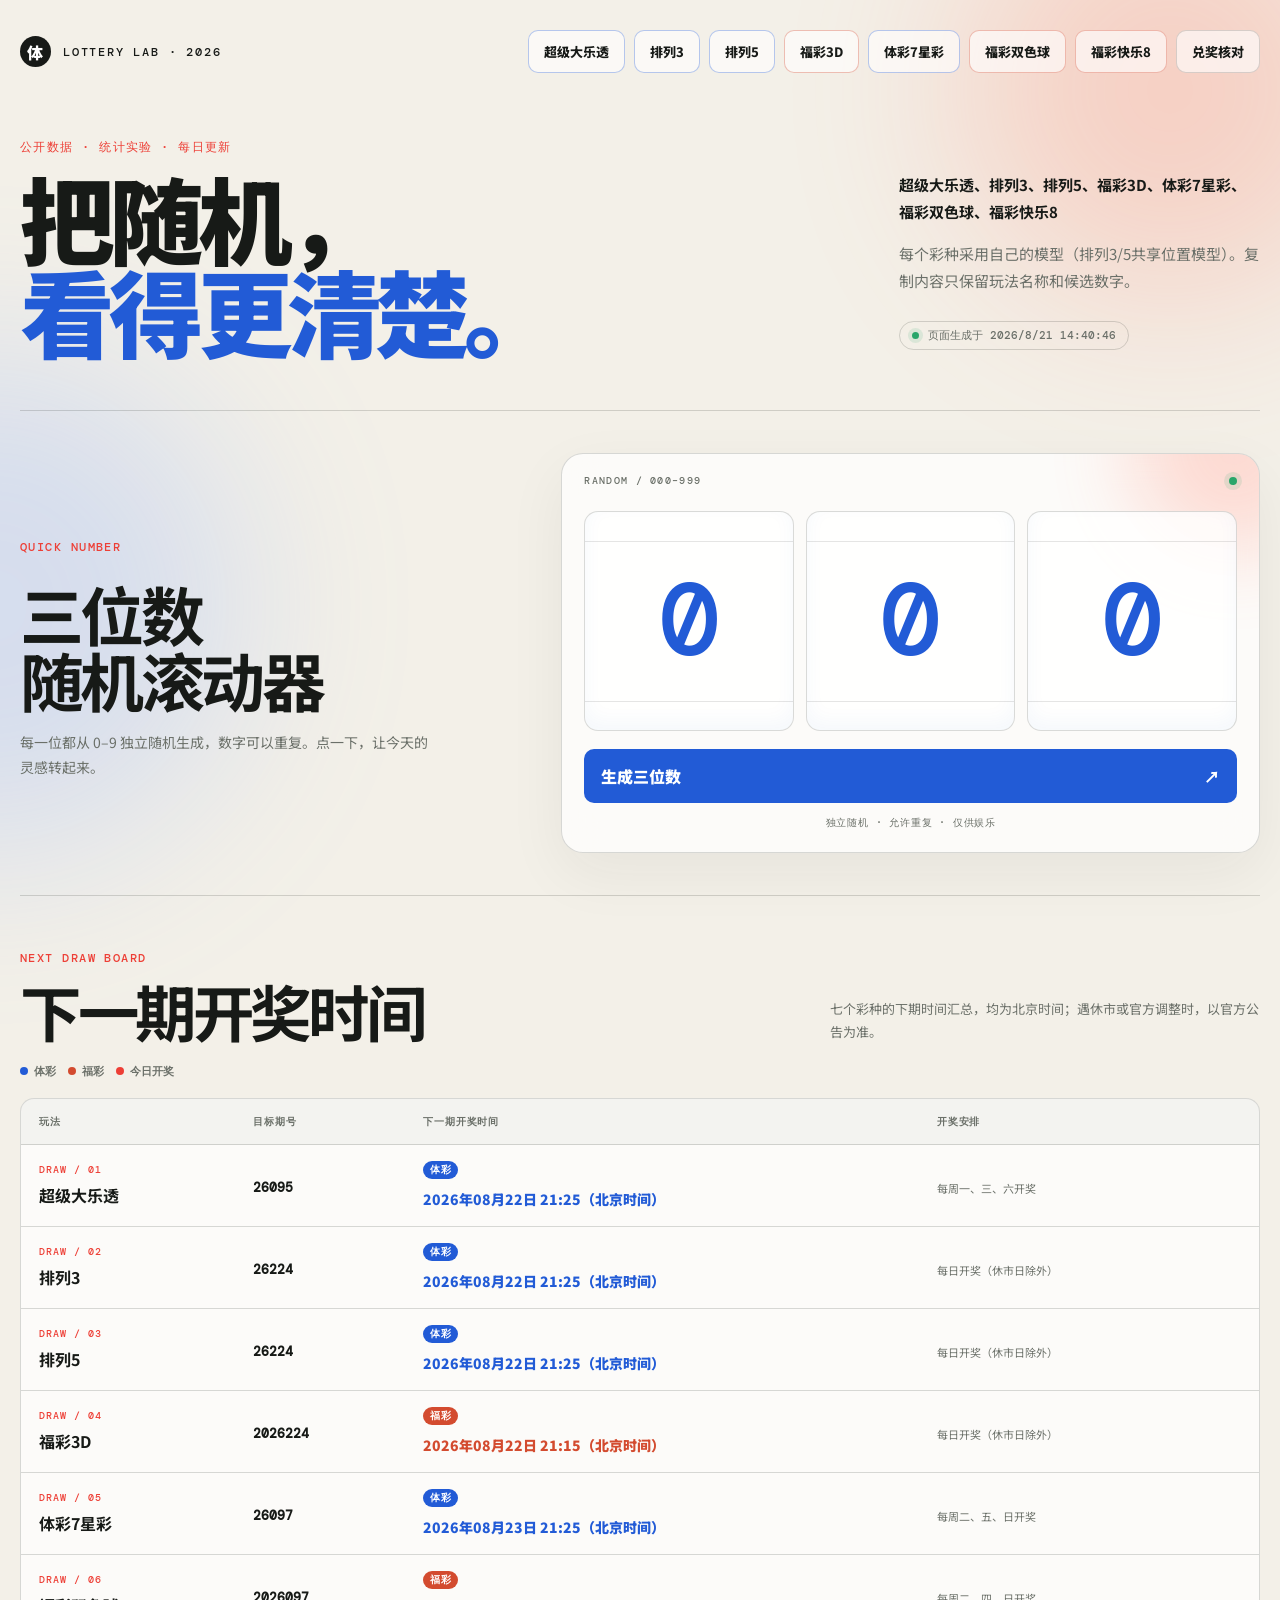
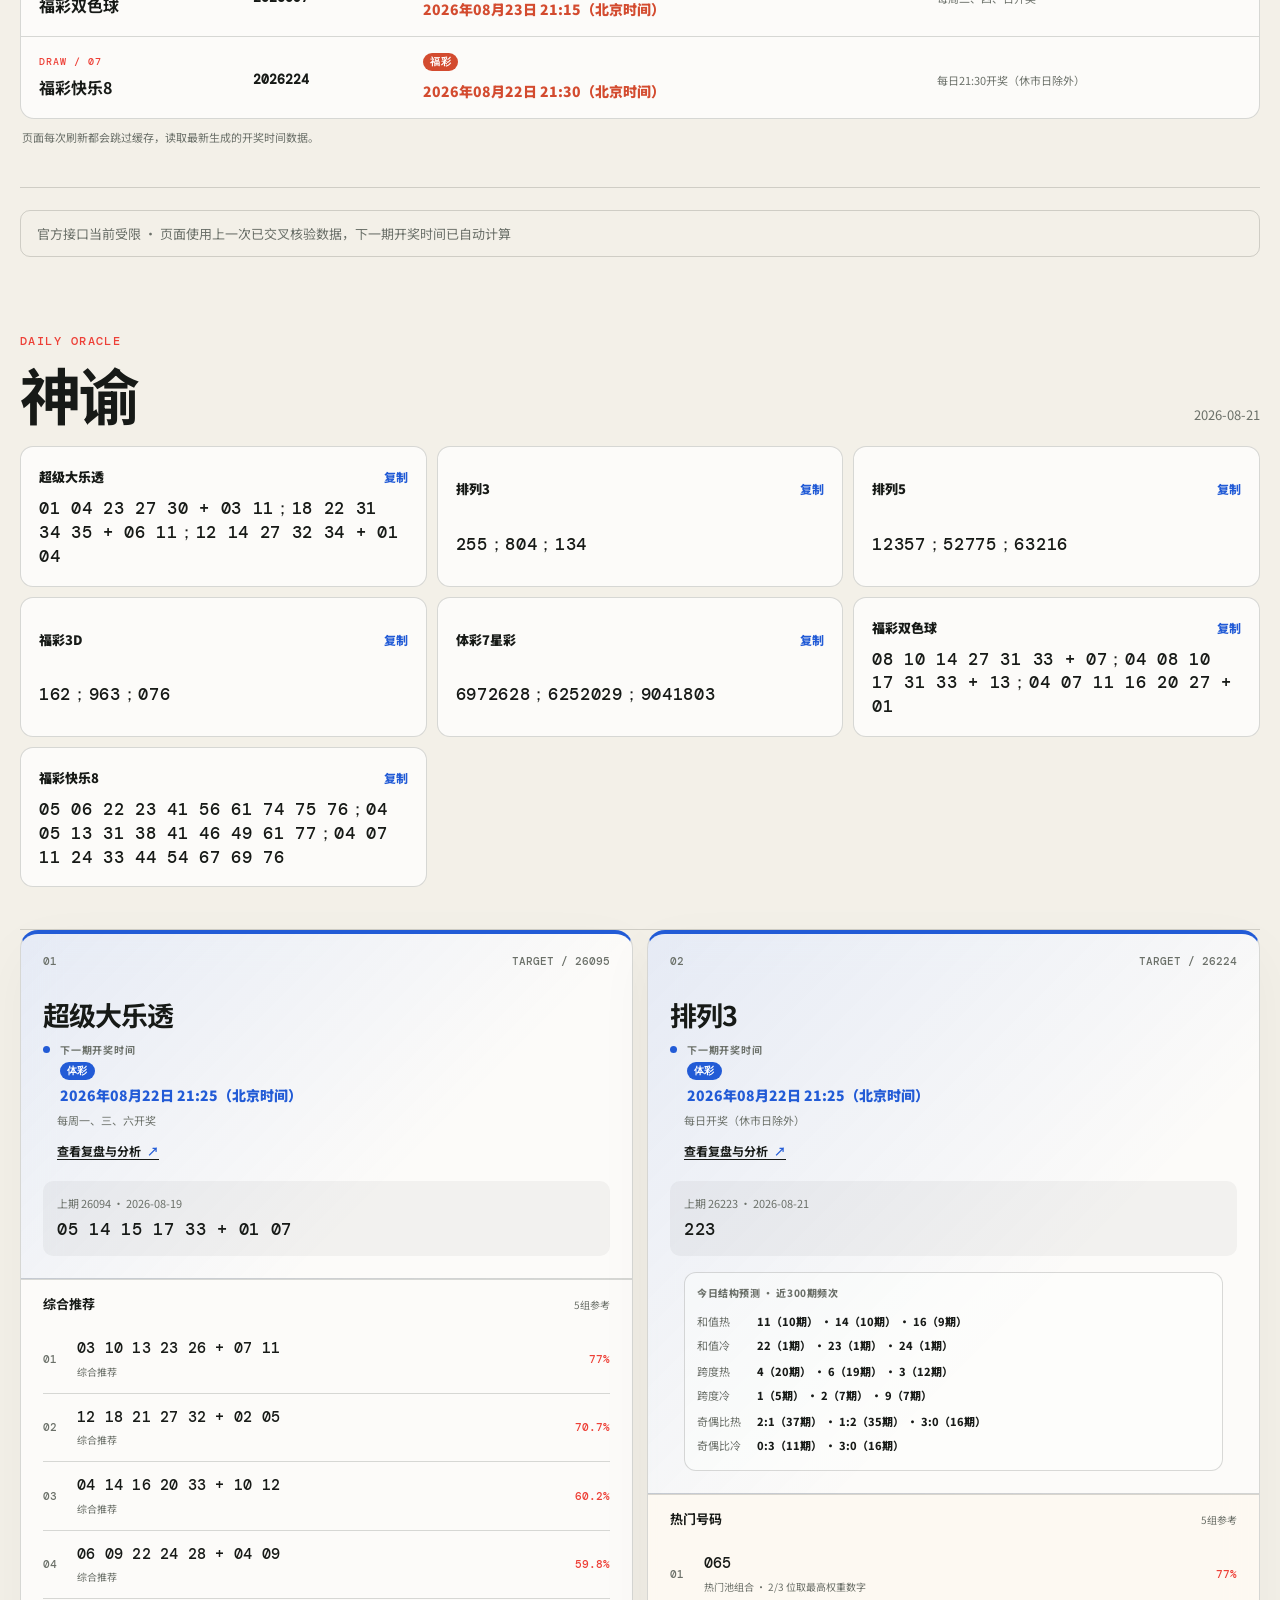
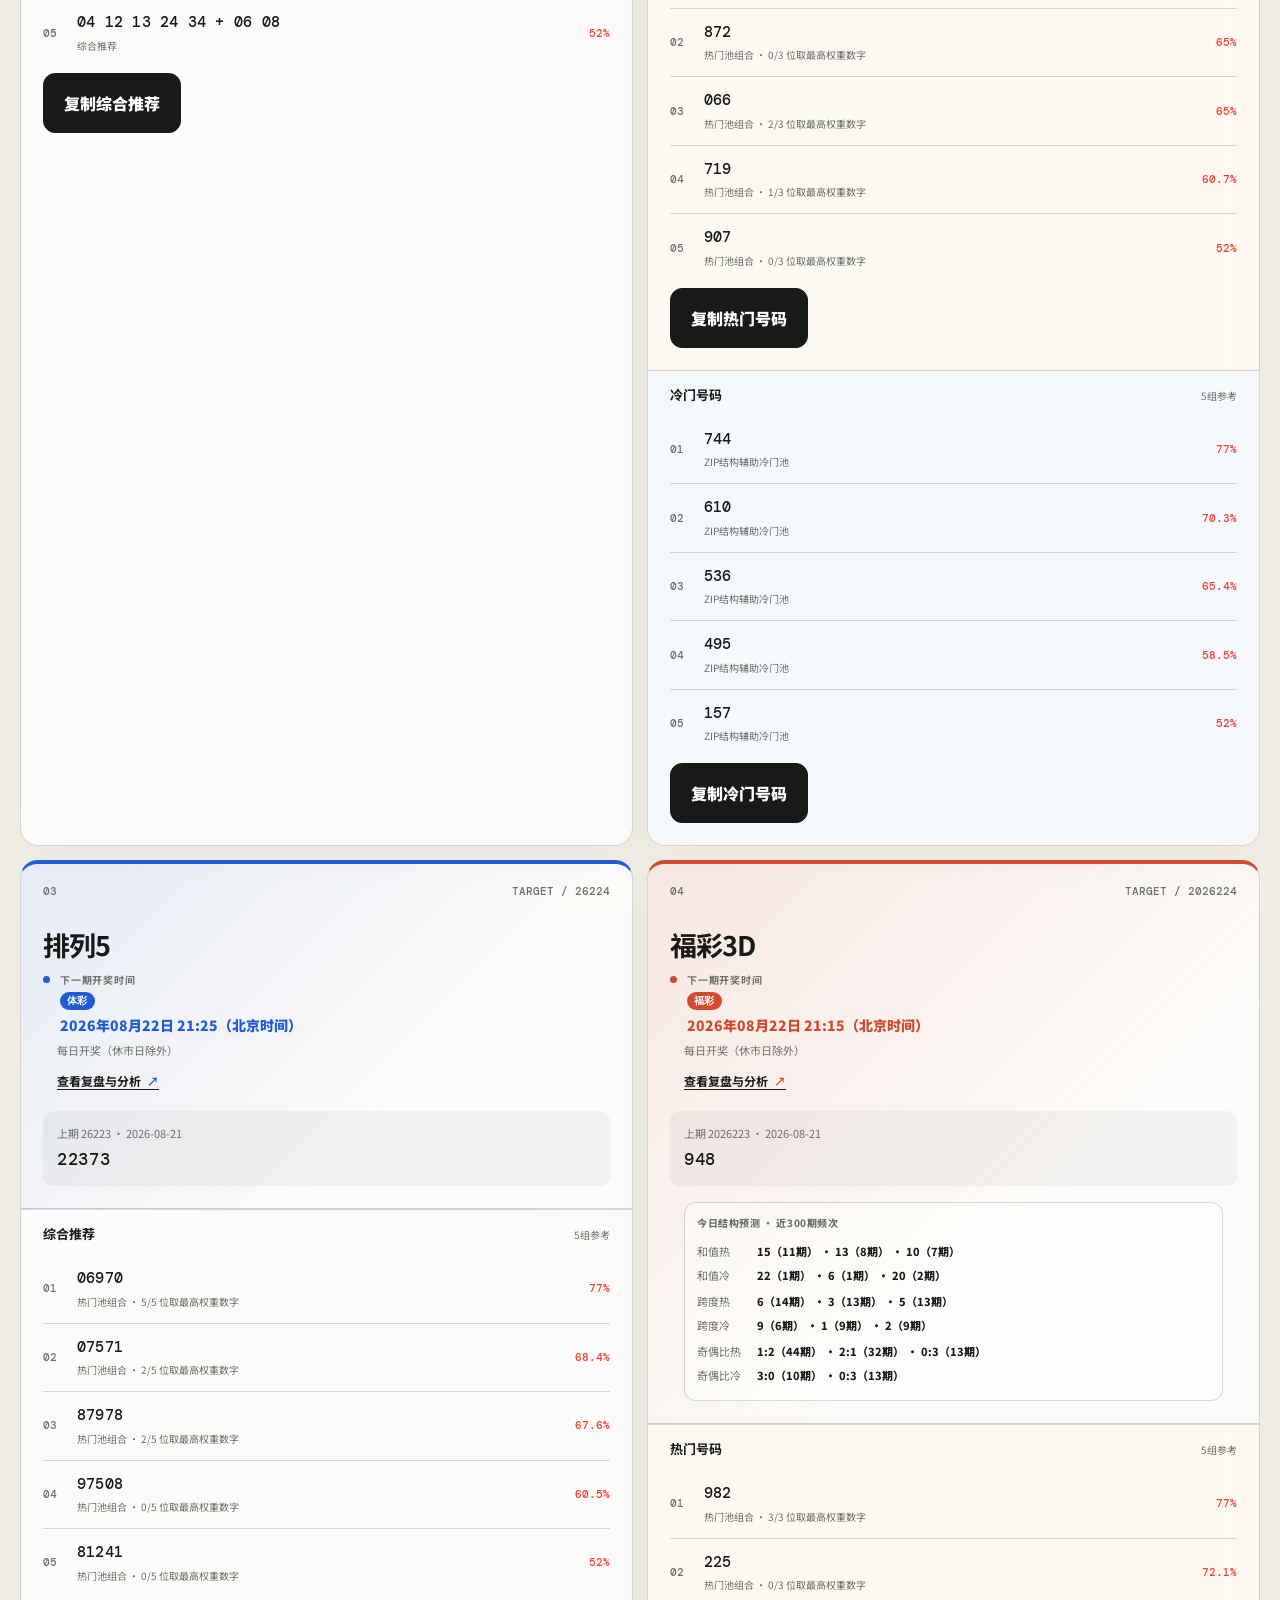
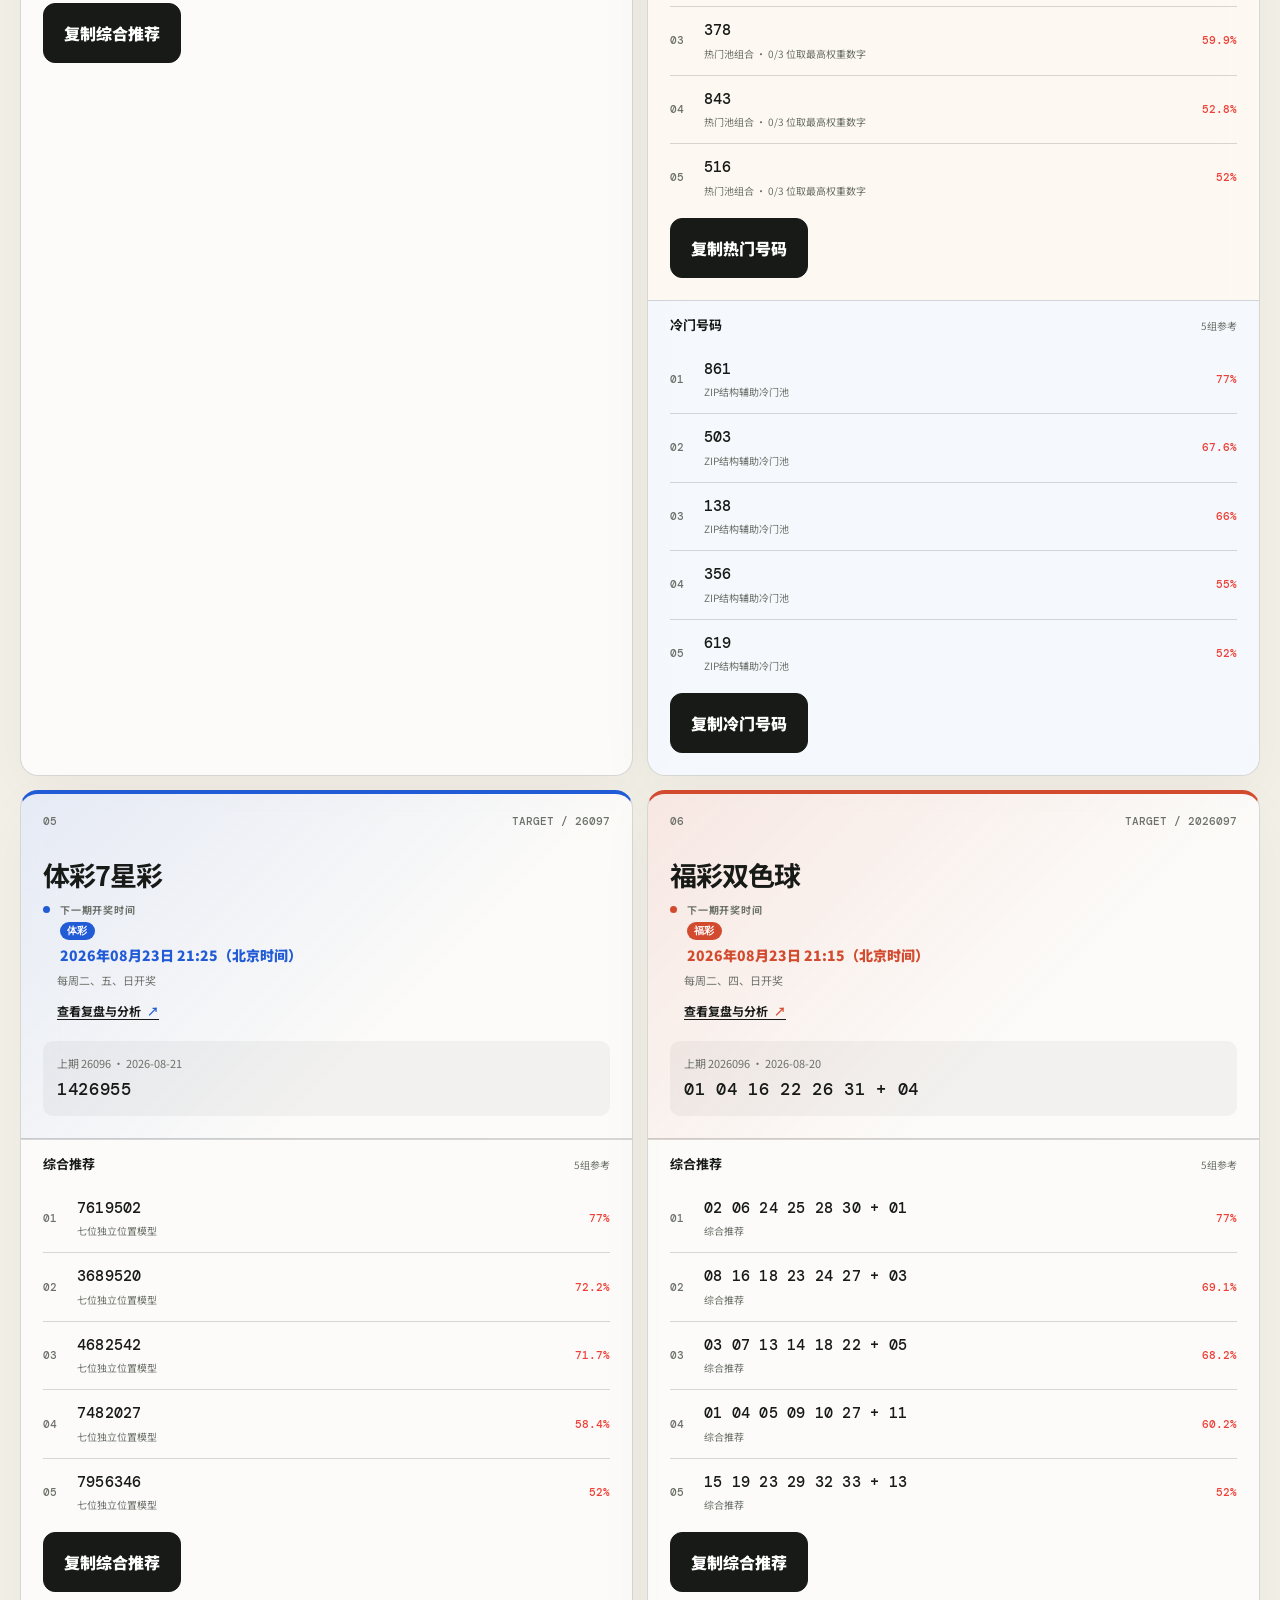
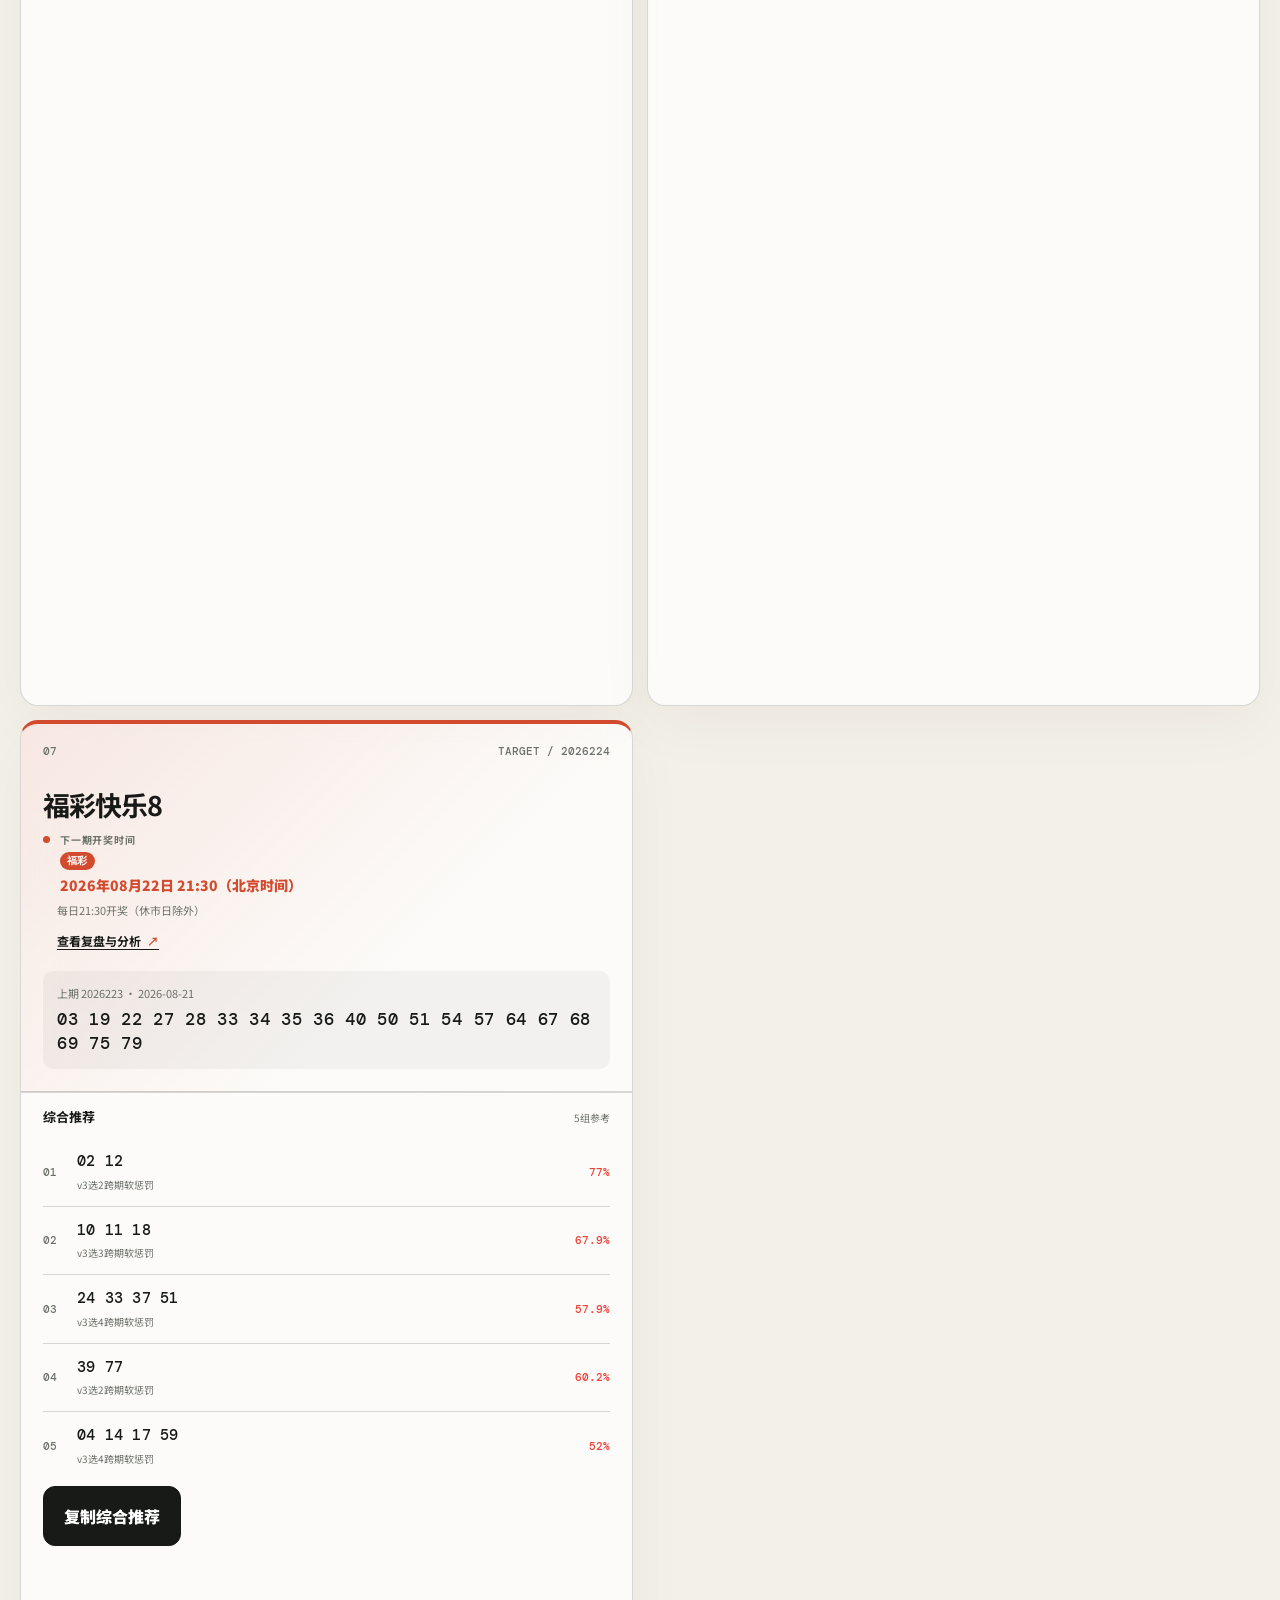
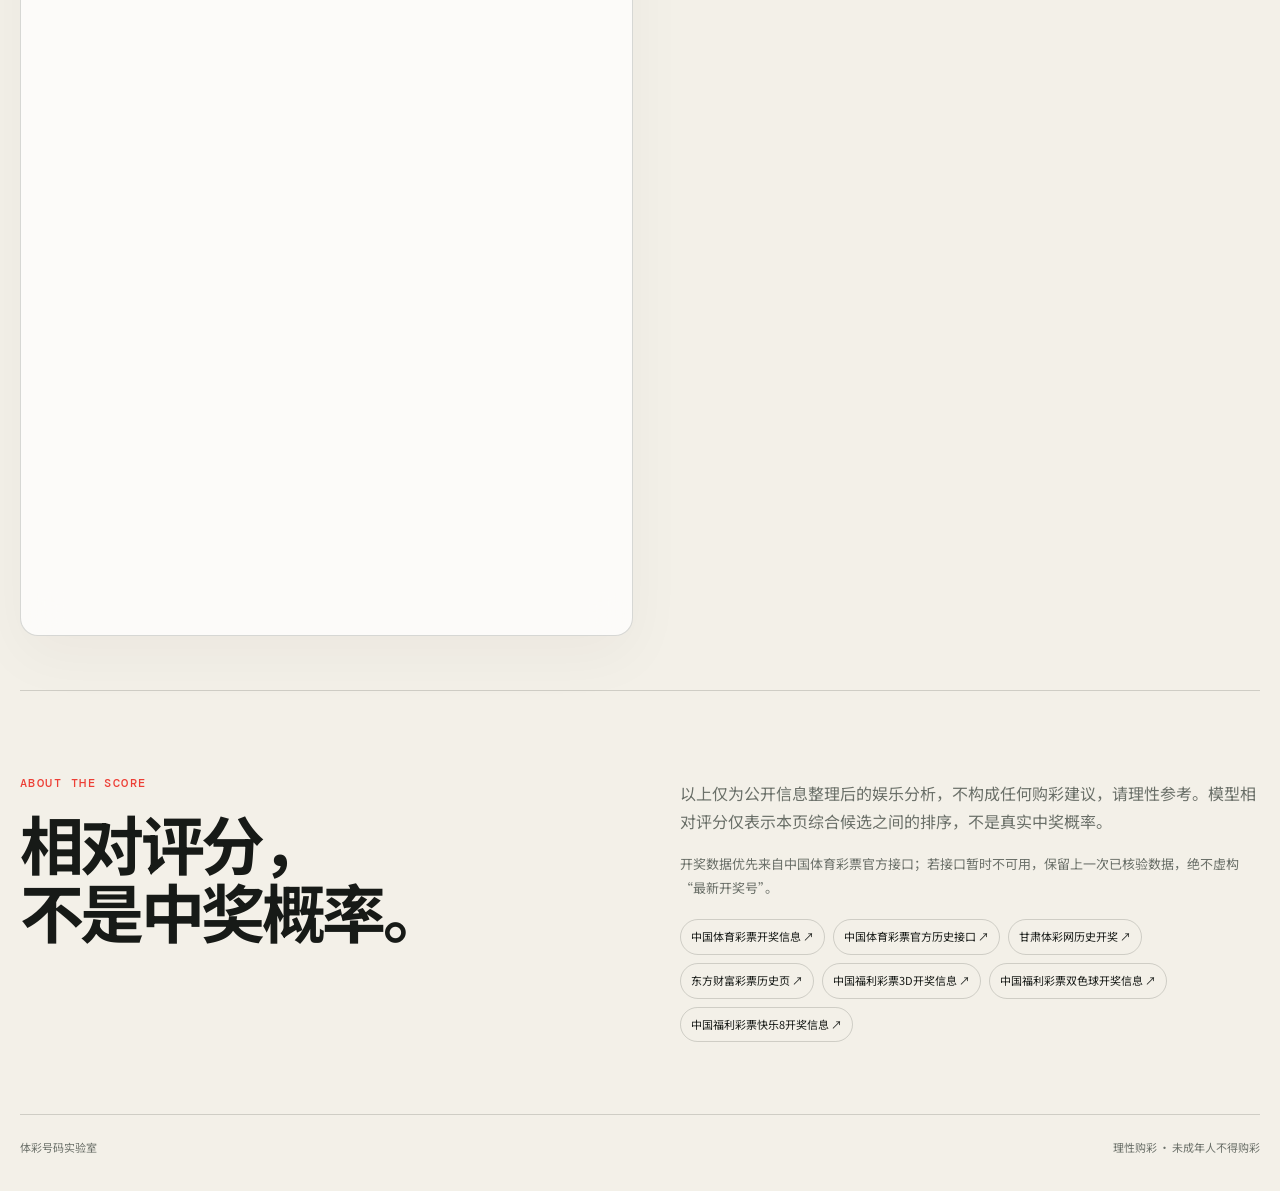
<file: docs/index.html>
<!doctype html>
<html lang="zh-CN">
<head>
  <meta charset="utf-8">
  <meta name="viewport" content="width=device-width, initial-scale=1">
  <meta name="description" content="超级大乐透、排列3、排列5、福彩3D、体彩7星彩、福彩双色球、福彩快乐8公开开奖数据与娱乐候选排序。">
  <title>体彩号码实验室</title>
  <link rel="preconnect" href="https://fonts.googleapis.com">
  <link rel="preconnect" href="https://fonts.gstatic.com" crossorigin>
  <link href="https://fonts.googleapis.com/css2?family=DM+Mono:wght@400;500&family=Noto+Sans+SC:wght@400;500;600;700;900&display=swap" rel="stylesheet">
  <link rel="stylesheet" href="./assets/css/app.css?v=20260726-2">
</head>
<body>
  <div class="ambient ambient-a"></div>
  <div class="ambient ambient-b"></div>
  <main class="shell">
    <header class="hero">
      <div class="hero-top">
        <div class="brand"><span class="brand-mark">体</span><span>LOTTERY LAB · 2026</span></div>
        <nav class="theme-nav" aria-label="玩法导航">
          <a href="./dlt/">超级大乐透</a>
          <a href="./pl3/">排列3</a>
          <a href="./pl5/">排列5</a>
          <a href="./fc3d/">福彩3D</a>
          <a href="./qxc/">体彩7星彩</a>
          <a href="./ssq/">福彩双色球</a>
          <a href="./kl8/">福彩快乐8</a>
          <a href="./check/">兑奖核对</a>
        </nav>
      </div>
      <div class="hero-grid">
        <div>
          <p class="kicker">公开数据 · 统计实验 · 每日更新</p>
          <h1>把随机，<br><em>看得更清楚。</em></h1>
        </div>
        <div class="hero-aside">
          <p>超级大乐透、排列3、排列5、福彩3D、体彩7星彩、福彩双色球、福彩快乐8</p>
          <p>每个彩种采用自己的模型（排列3/5共享位置模型）。复制内容只保留玩法名称和候选数字。</p>
          <div id="generated" class="sync-pill"><span></span>载入数据中</div>
        </div>
      </div>
    </header>

    <section class="number-roller" aria-labelledby="roller-title">
      <div class="roller-copy">
        <p class="section-label">QUICK NUMBER</p>
        <h2 id="roller-title">三位数<br>随机滚动器</h2>
        <p>每一位都从 0–9 独立随机生成，数字可以重复。点一下，让今天的灵感转起来。</p>
      </div>
      <div class="roller-machine">
        <div class="roller-topline">
          <span>RANDOM / 000–999</span>
          <span class="roller-light" aria-hidden="true"></span>
        </div>
        <div class="digit-window" aria-hidden="true">
          <span class="digit" data-digit>0</span>
          <span class="digit" data-digit>0</span>
          <span class="digit" data-digit>0</span>
        </div>
        <p id="roller-result" class="sr-only" aria-live="polite">当前号码：000</p>
        <button id="roll-button" class="roll-button" type="button">
          <span>生成三位数</span><span aria-hidden="true">↗</span>
        </button>
        <p class="roller-note">独立随机 · 允许重复 · 仅供娱乐</p>
      </div>
    </section>

    <section class="draw-board" aria-labelledby="draw-board-title">
      <div class="draw-board-head">
        <div>
          <p class="section-label">NEXT DRAW BOARD</p>
          <h2 id="draw-board-title">下一期开奖时间</h2>
        </div>
        <p class="draw-board-note">七个彩种的下期时间汇总，均为北京时间；遇休市或官方调整时，以官方公告为准。</p>
      </div>
      <div class="draw-board-legend" aria-label="开奖时间标签说明">
        <span><i class="legend-dot legend-ticai"></i>体彩</span>
        <span><i class="legend-dot legend-fucai"></i>福彩</span>
        <span><i class="legend-dot legend-today"></i>今日开奖</span>
      </div>
      <div class="draw-board-table-wrap">
        <table class="draw-board-table">
          <thead>
            <tr>
              <th scope="col">玩法</th>
              <th scope="col">目标期号</th>
              <th scope="col">下一期开奖时间</th>
              <th scope="col">开奖安排</th>
            </tr>
          </thead>
          <tbody id="draw-board" aria-live="polite"></tbody>
        </table>
      </div>
      <p class="draw-board-refresh">页面每次刷新都会跳过缓存，读取最新生成的开奖时间数据。</p>
    </section>

    <section id="status" class="notice">正在读取最新数据……</section>

    <section class="daily-results" aria-labelledby="daily-results-title">
      <div class="daily-results-head">
        <div>
          <p class="section-label">DAILY ORACLE</p>
          <h2 id="daily-results-title">神谕</h2>
        </div>
        <p id="daily-results-date" class="draw-board-note"></p>
      </div>
      <div id="daily-results-list" class="daily-results-list" aria-live="polite"></div>
    </section>

    <section id="games" class="games" aria-live="polite"></section>

    <section class="method">
      <div>
        <p class="section-label">ABOUT THE SCORE</p>
        <h2>相对评分，<br>不是中奖概率。</h2>
      </div>
      <div>
        <p id="disclaimer"></p>
        <p class="source-line">开奖数据优先来自中国体育彩票官方接口；若接口暂时不可用，保留上一次已核验数据，绝不虚构“最新开奖号”。</p>
        <div id="sources" class="sources"></div>
      </div>
    </section>

    <footer><span>体彩号码实验室</span><span>理性购彩 · 未成年人不得购彩</span></footer>
  </main>
  <div id="toast" class="toast" role="status"></div>
  <script src="./assets/js/app.js?v=20260722-1"></script>
</body>
</html>
</file>
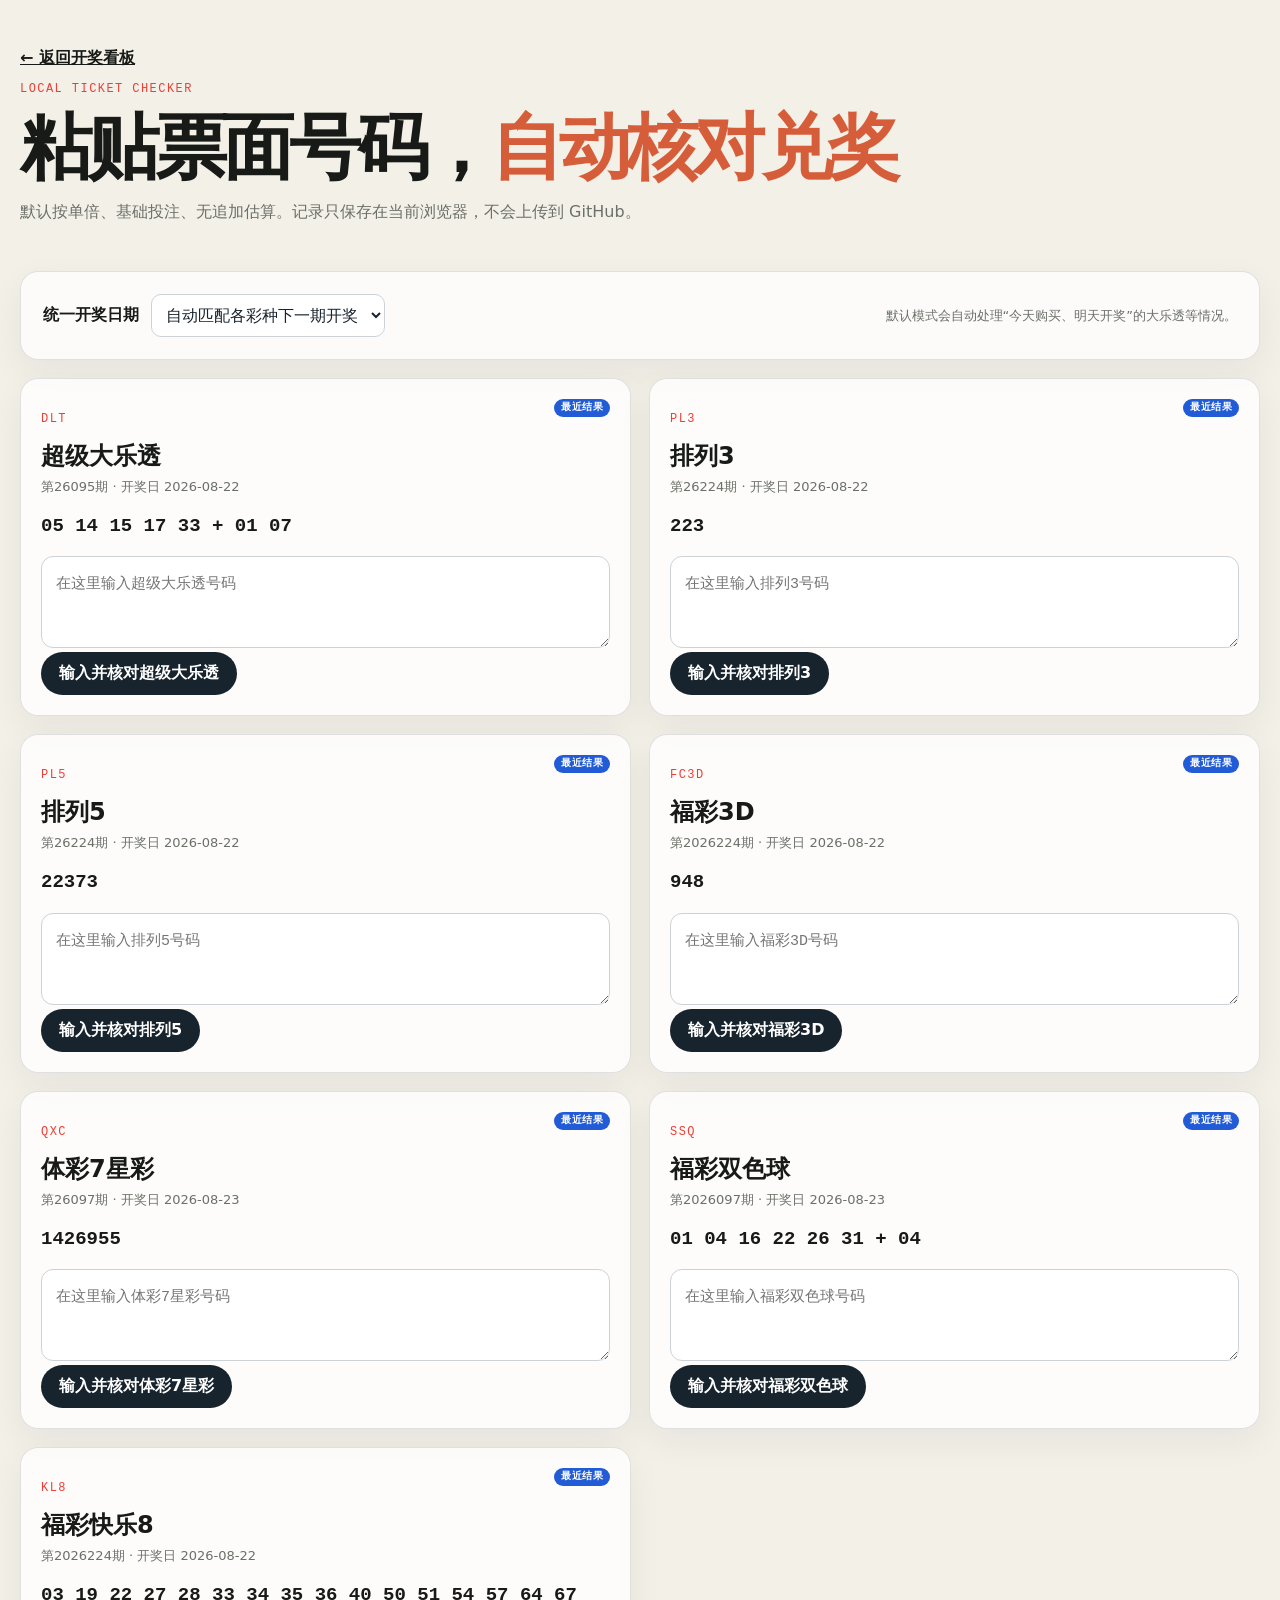
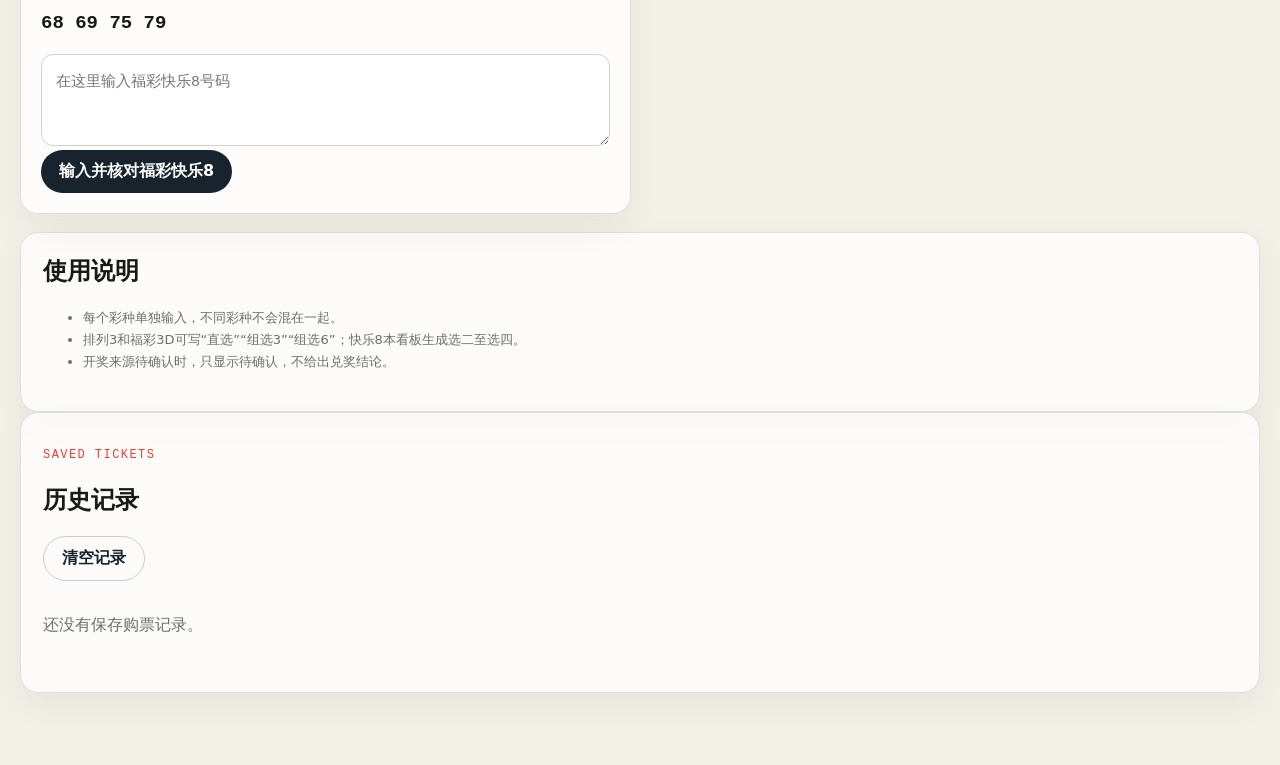
<file: docs/check/index.html>
<!doctype html>
<html lang="zh-CN">
<head>
  <meta charset="utf-8">
  <meta name="viewport" content="width=device-width, initial-scale=1">
  <title>兑奖核对｜体彩号码实验室</title>
  <link rel="stylesheet" href="../assets/css/app.css">
  <link rel="stylesheet" href="./check.css">
</head>
<body>
  <main class="shell check-shell">
    <header class="check-hero">
      <a class="back-link" href="../">← 返回开奖看板</a>
      <p class="section-label">LOCAL TICKET CHECKER</p>
      <h1>粘贴票面号码，<em>自动核对兑奖</em></h1>
      <p>默认按单倍、基础投注、无追加估算。记录只保存在当前浏览器，不会上传到 GitHub。</p>
    </header>
    <section class="panel date-panel"><label for="draw-date-mode">统一开奖日期</label><select id="draw-date-mode"><option value="auto">自动匹配各彩种下一期开奖</option><option value="today">今天</option><option value="tomorrow">明天</option><option value="custom">自定义日期</option></select><input id="custom-draw-date" type="date" hidden><p class="hint">默认模式会自动处理“今天购买、明天开奖”的大乐透等情况。</p></section>
    <section id="game-checkers" class="game-checkers"></section>
    <section class="panel rules"><h2>使用说明</h2><ul><li>每个彩种单独输入，不同彩种不会混在一起。</li><li>排列3和福彩3D可写“直选”“组选3”“组选6”；快乐8本看板生成选二至选四。</li><li>开奖来源待确认时，只显示待确认，不给出兑奖结论。</li></ul></section>
    <section class="panel"><div class="section-head"><div><p class="section-label">SAVED TICKETS</p><h2>历史记录</h2></div><button id="clear-history" class="ghost" type="button">清空记录</button></div><div id="results" class="results"></div></section>
  </main>
  <script src="./check.js"></script>
</body>
</html>
</file>
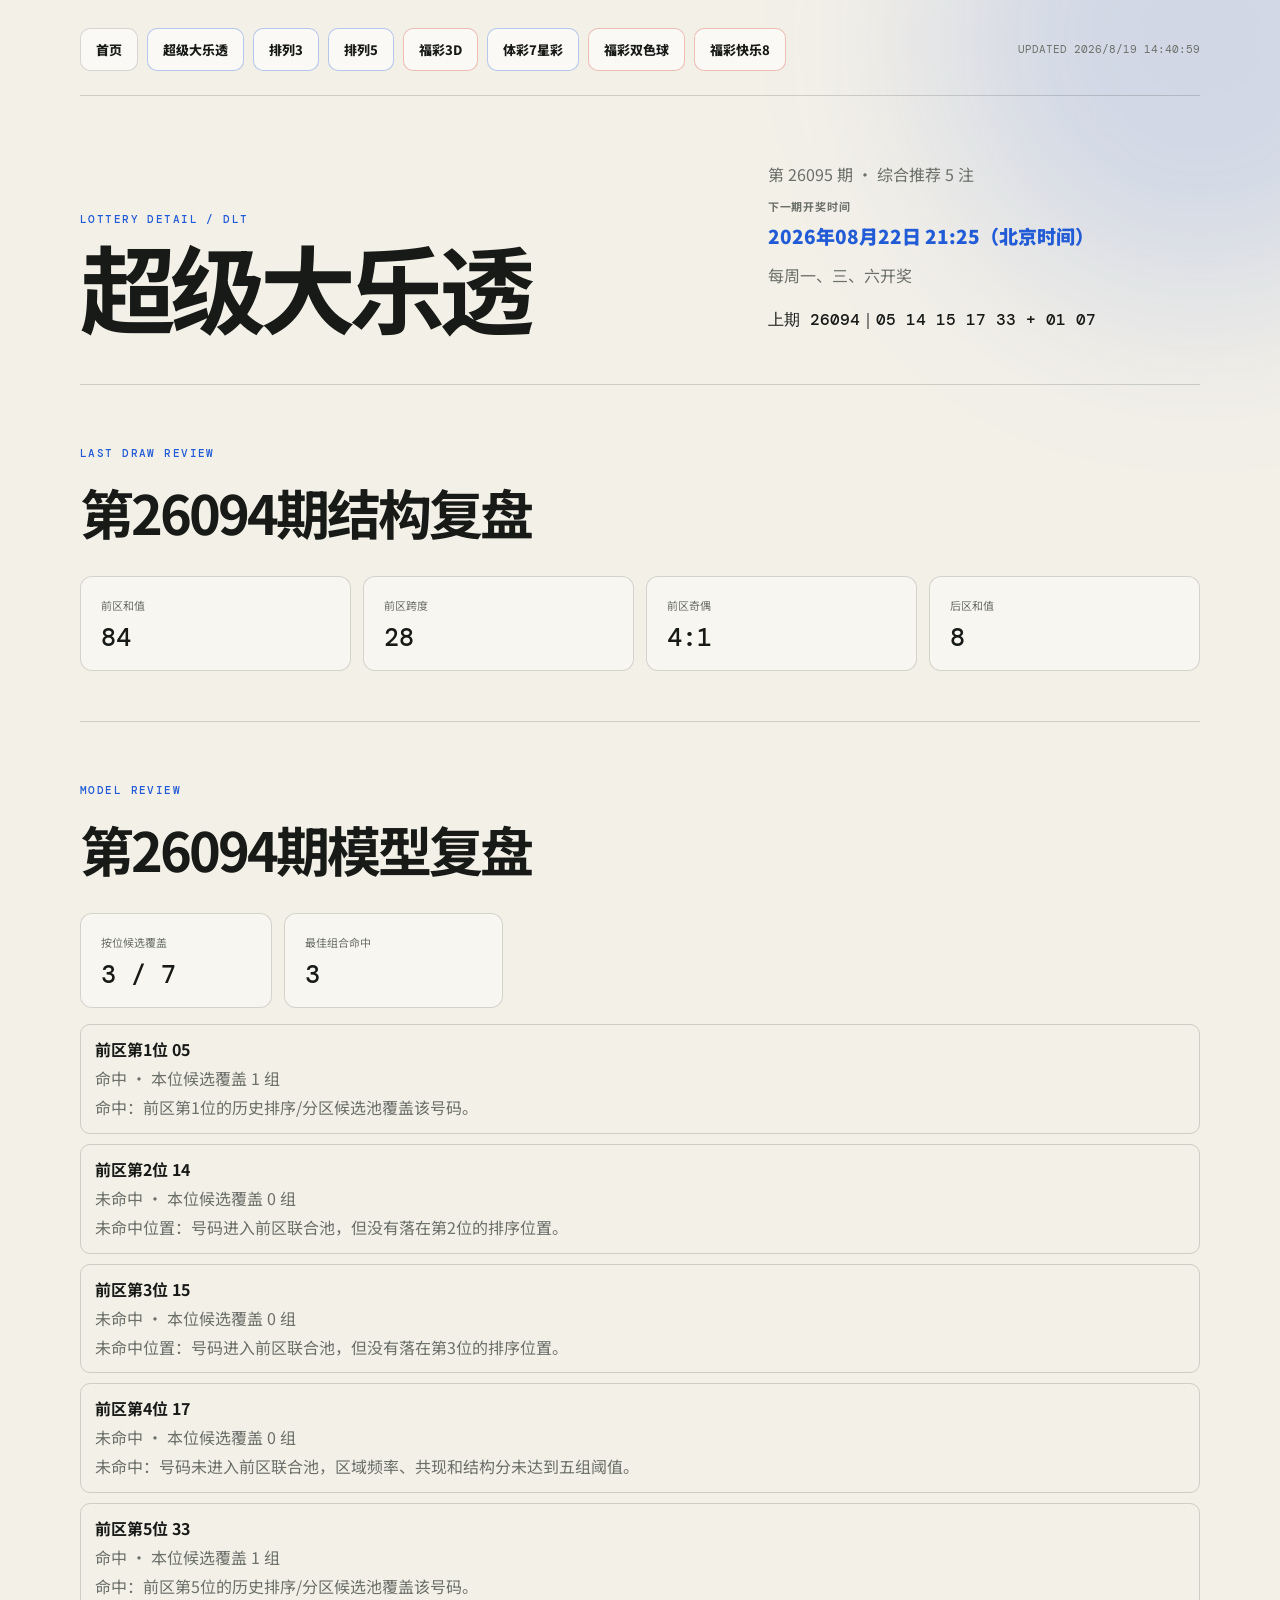
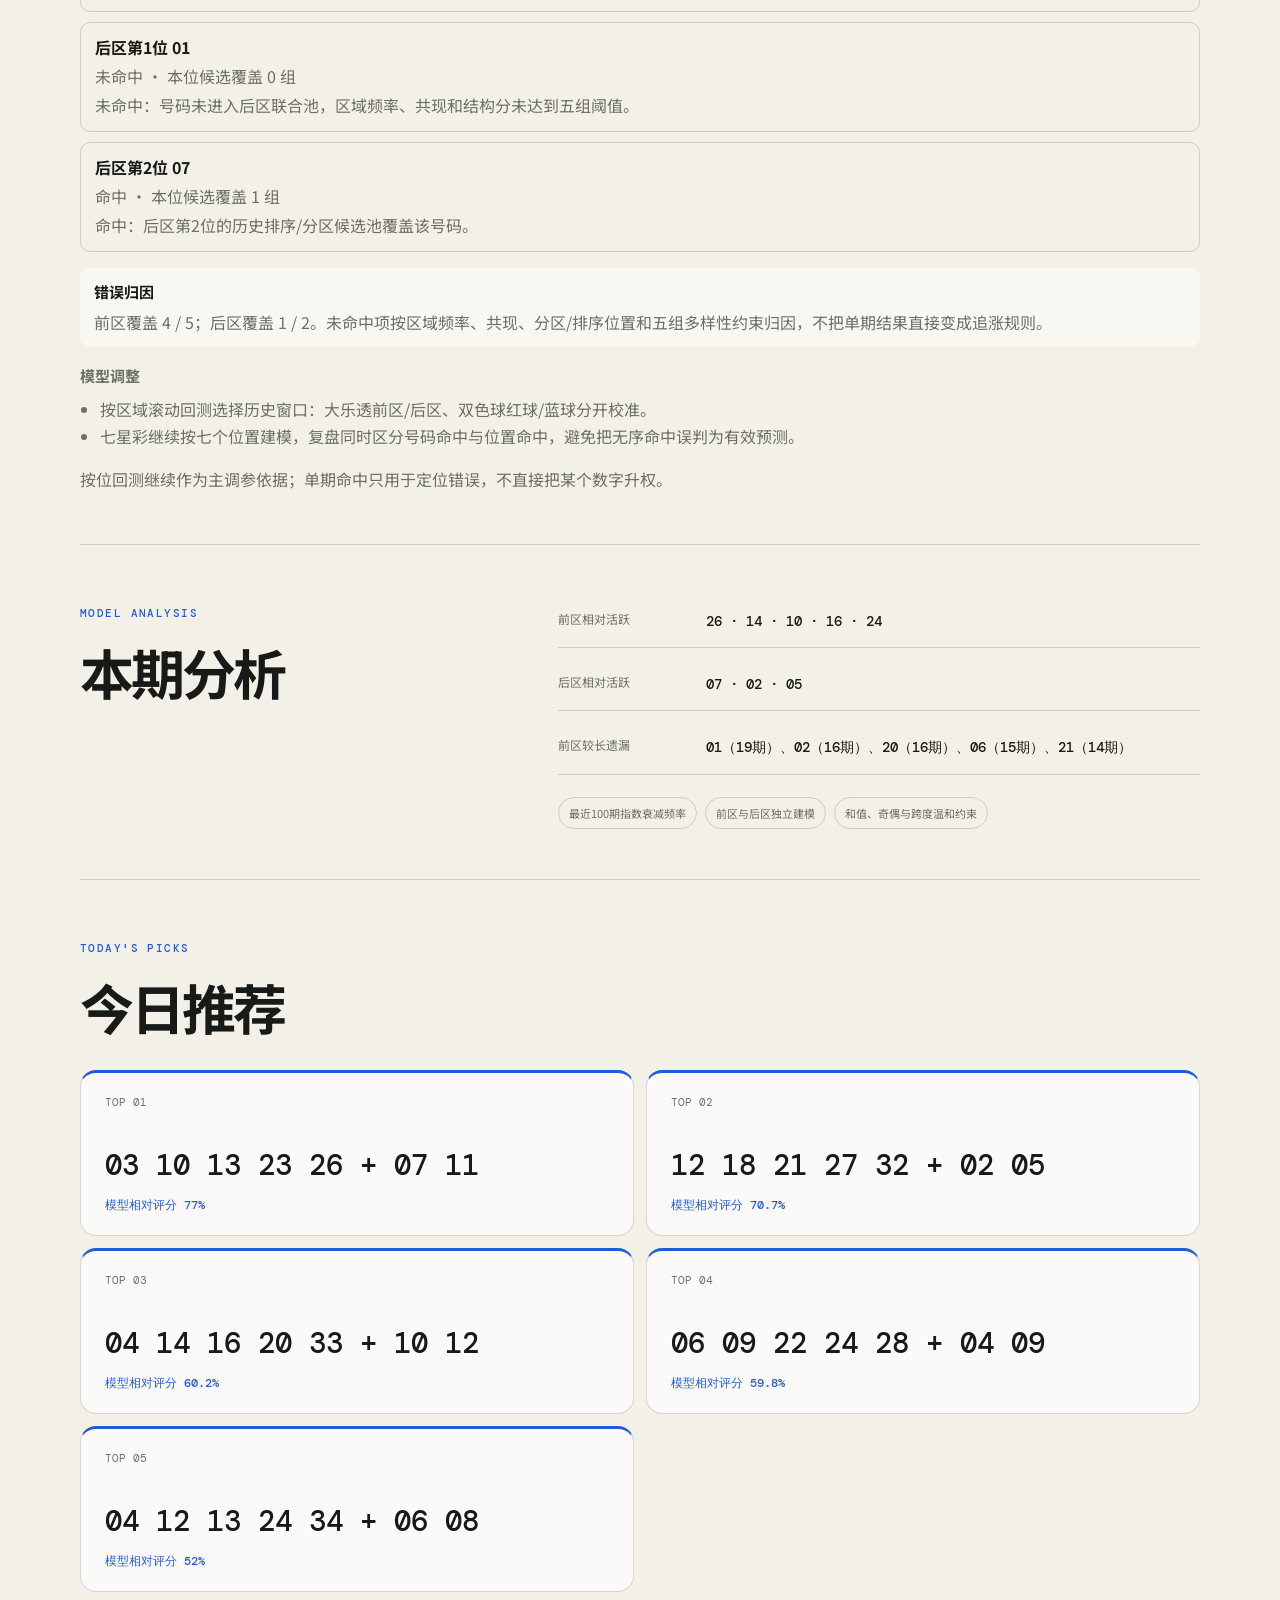
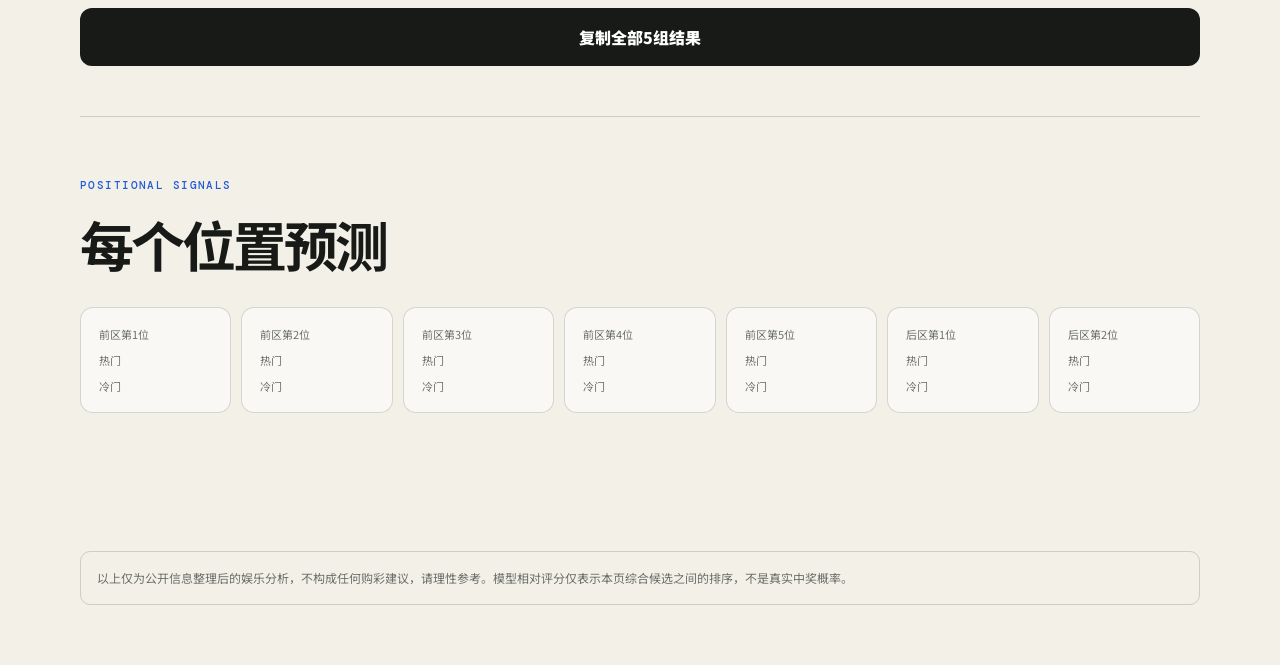
<file: docs/dlt/index.html>
<!doctype html>
<html lang="zh-CN">
<head>
  <meta charset="utf-8">
  <meta name="viewport" content="width=device-width, initial-scale=1">
  <title>超级大乐透 · 详情分析</title>
  <link rel="preconnect" href="https://fonts.googleapis.com">
  <link rel="preconnect" href="https://fonts.gstatic.com" crossorigin>
  <link href="https://fonts.googleapis.com/css2?family=DM+Mono:wght@400;500&family=Noto+Sans+SC:wght@400;500;600;700;900&display=swap" rel="stylesheet">
  <link rel="stylesheet" href="../assets/css/detail.css?v=20260726-2">
</head>
<body data-game="dlt">
  <main id="app"><p class="loading">正在载入超级大乐透分析……</p></main>
  <div id="toast" class="toast" role="status"></div>
  <script src="../assets/js/detail.js?v=20260721-1"></script>
</body>
</html>
</file>
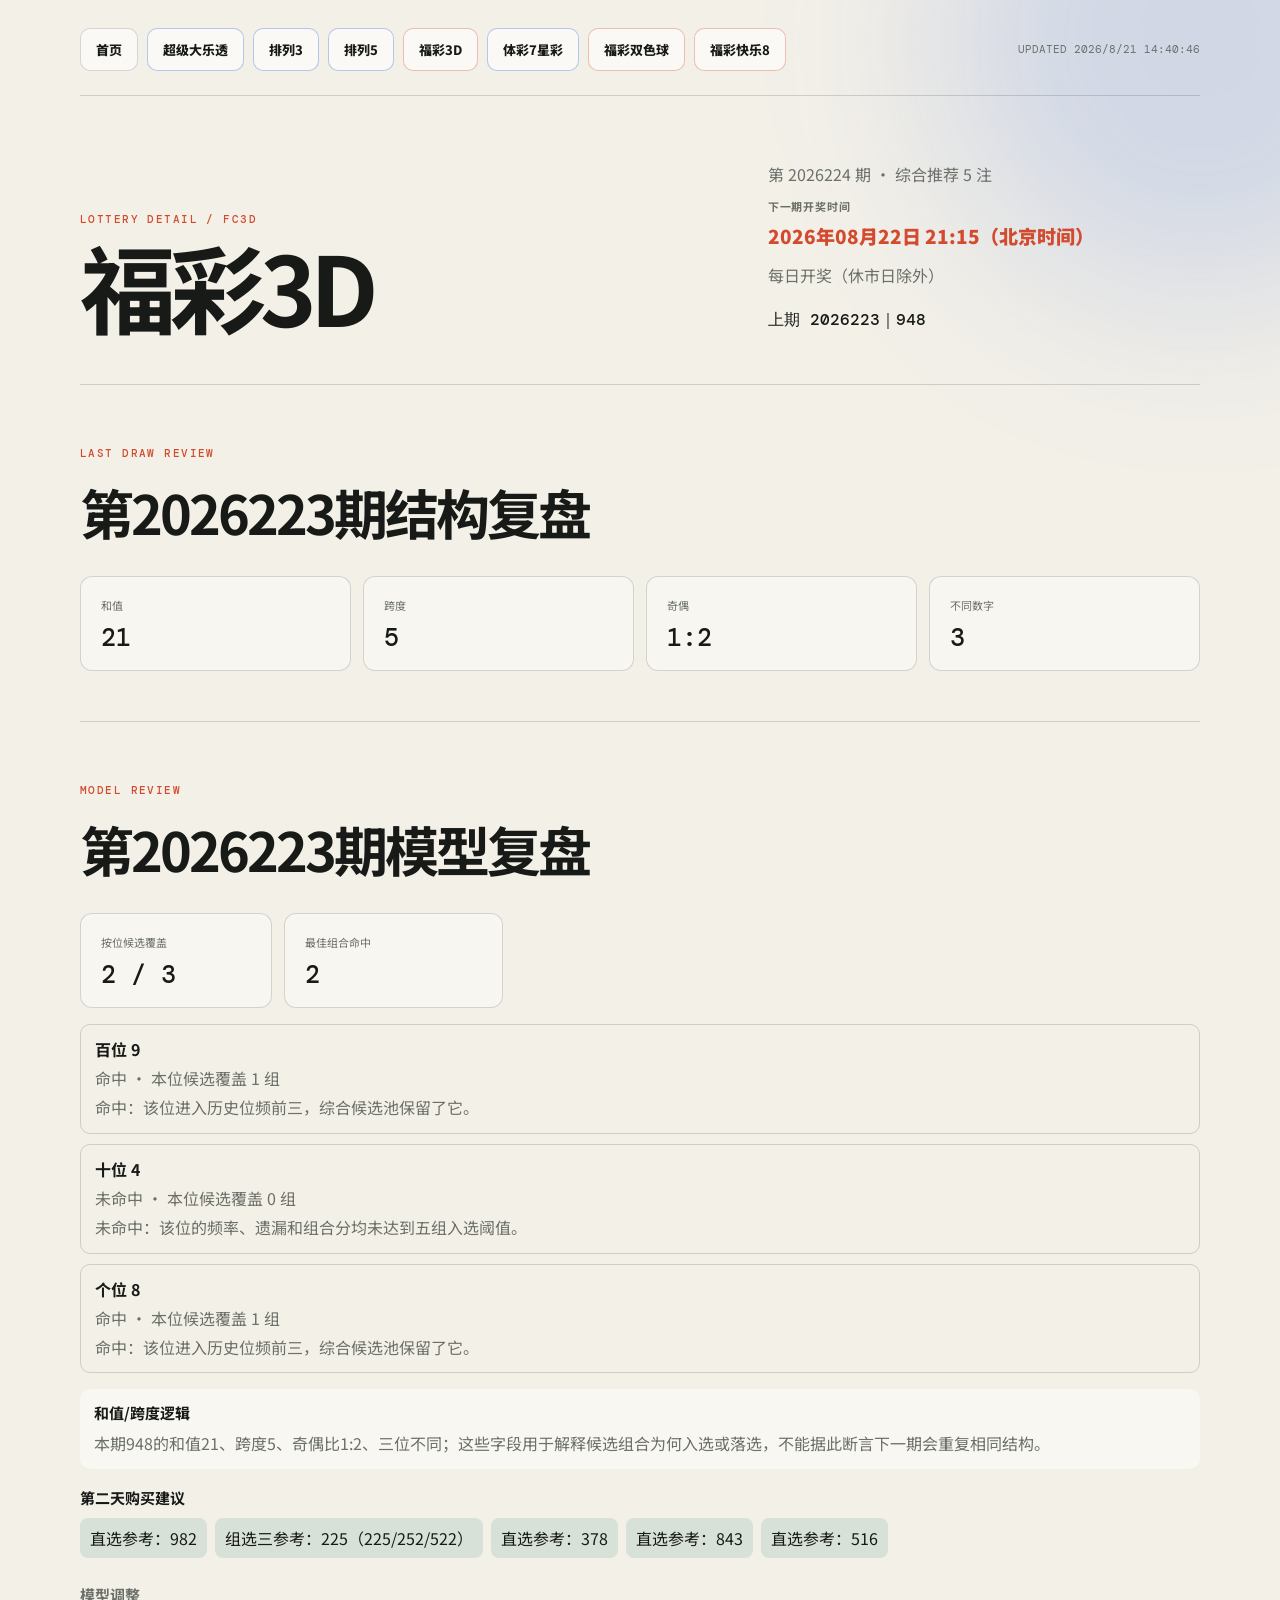
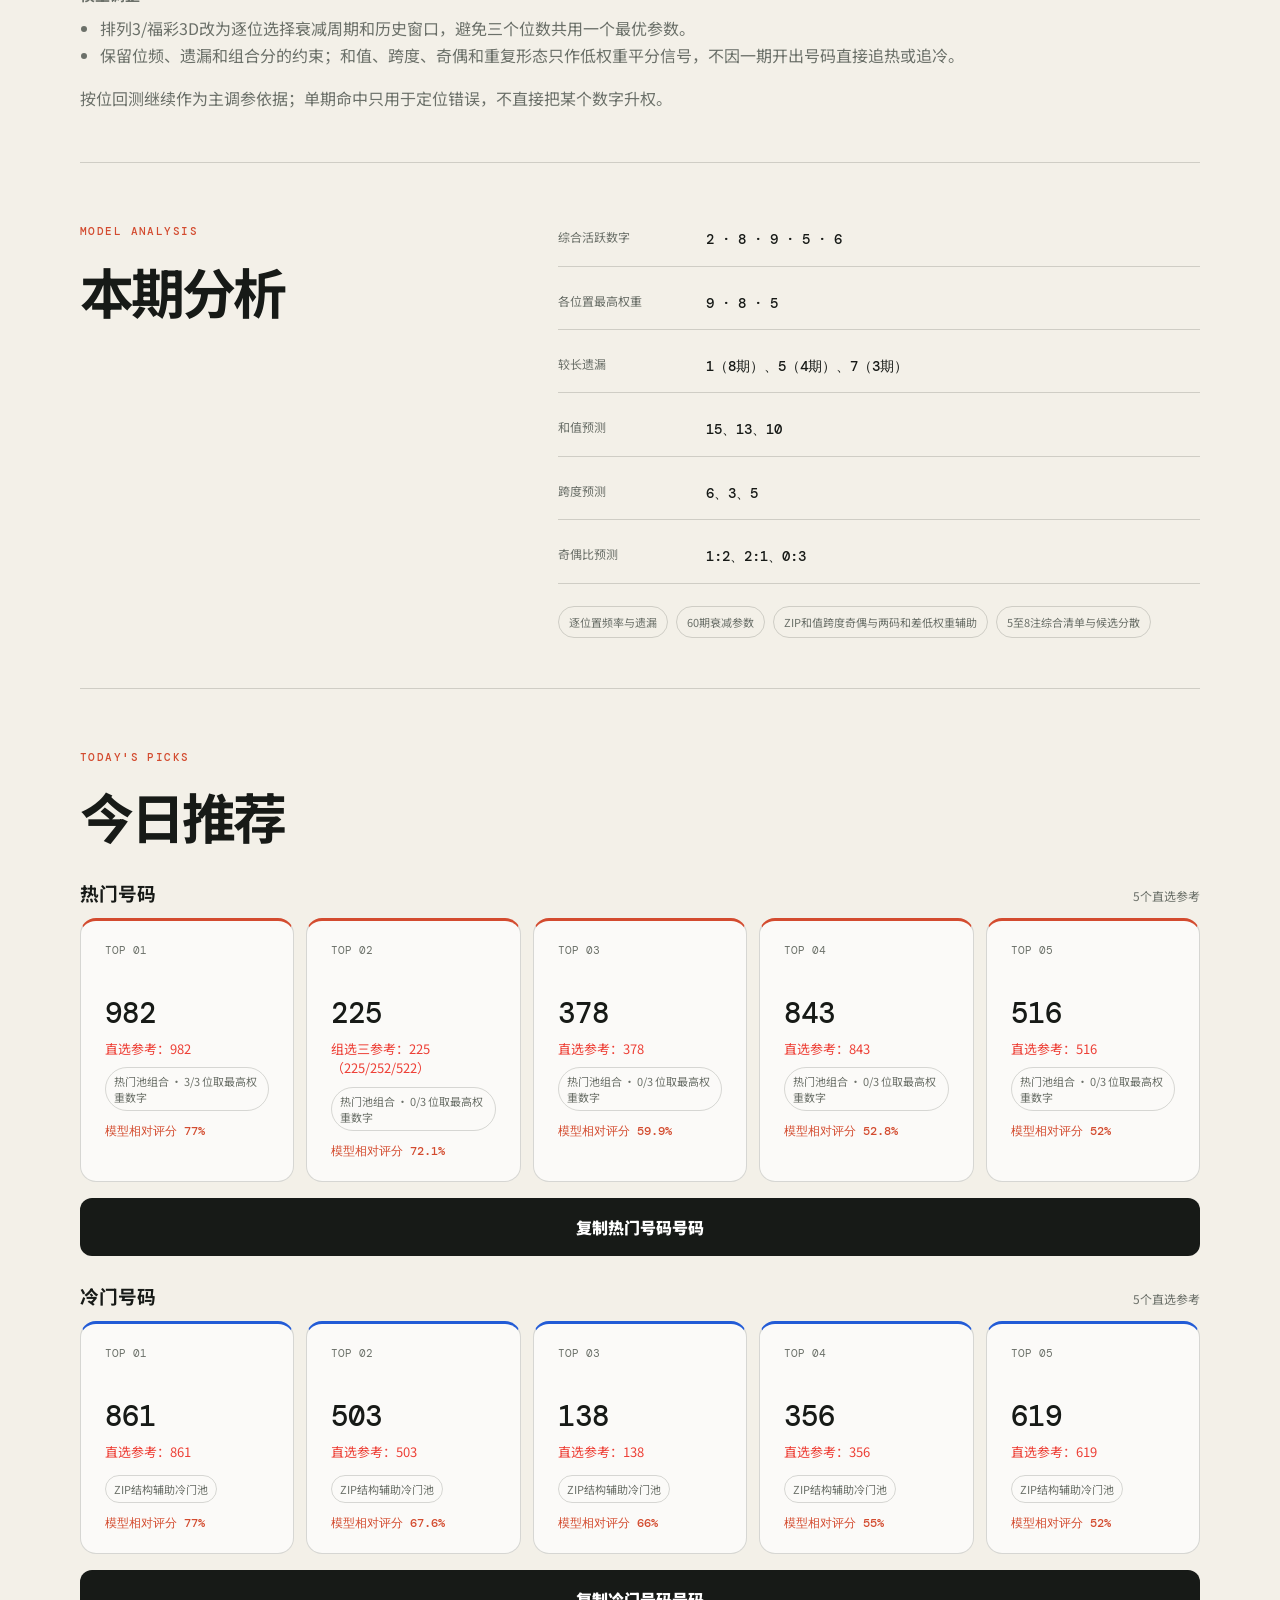
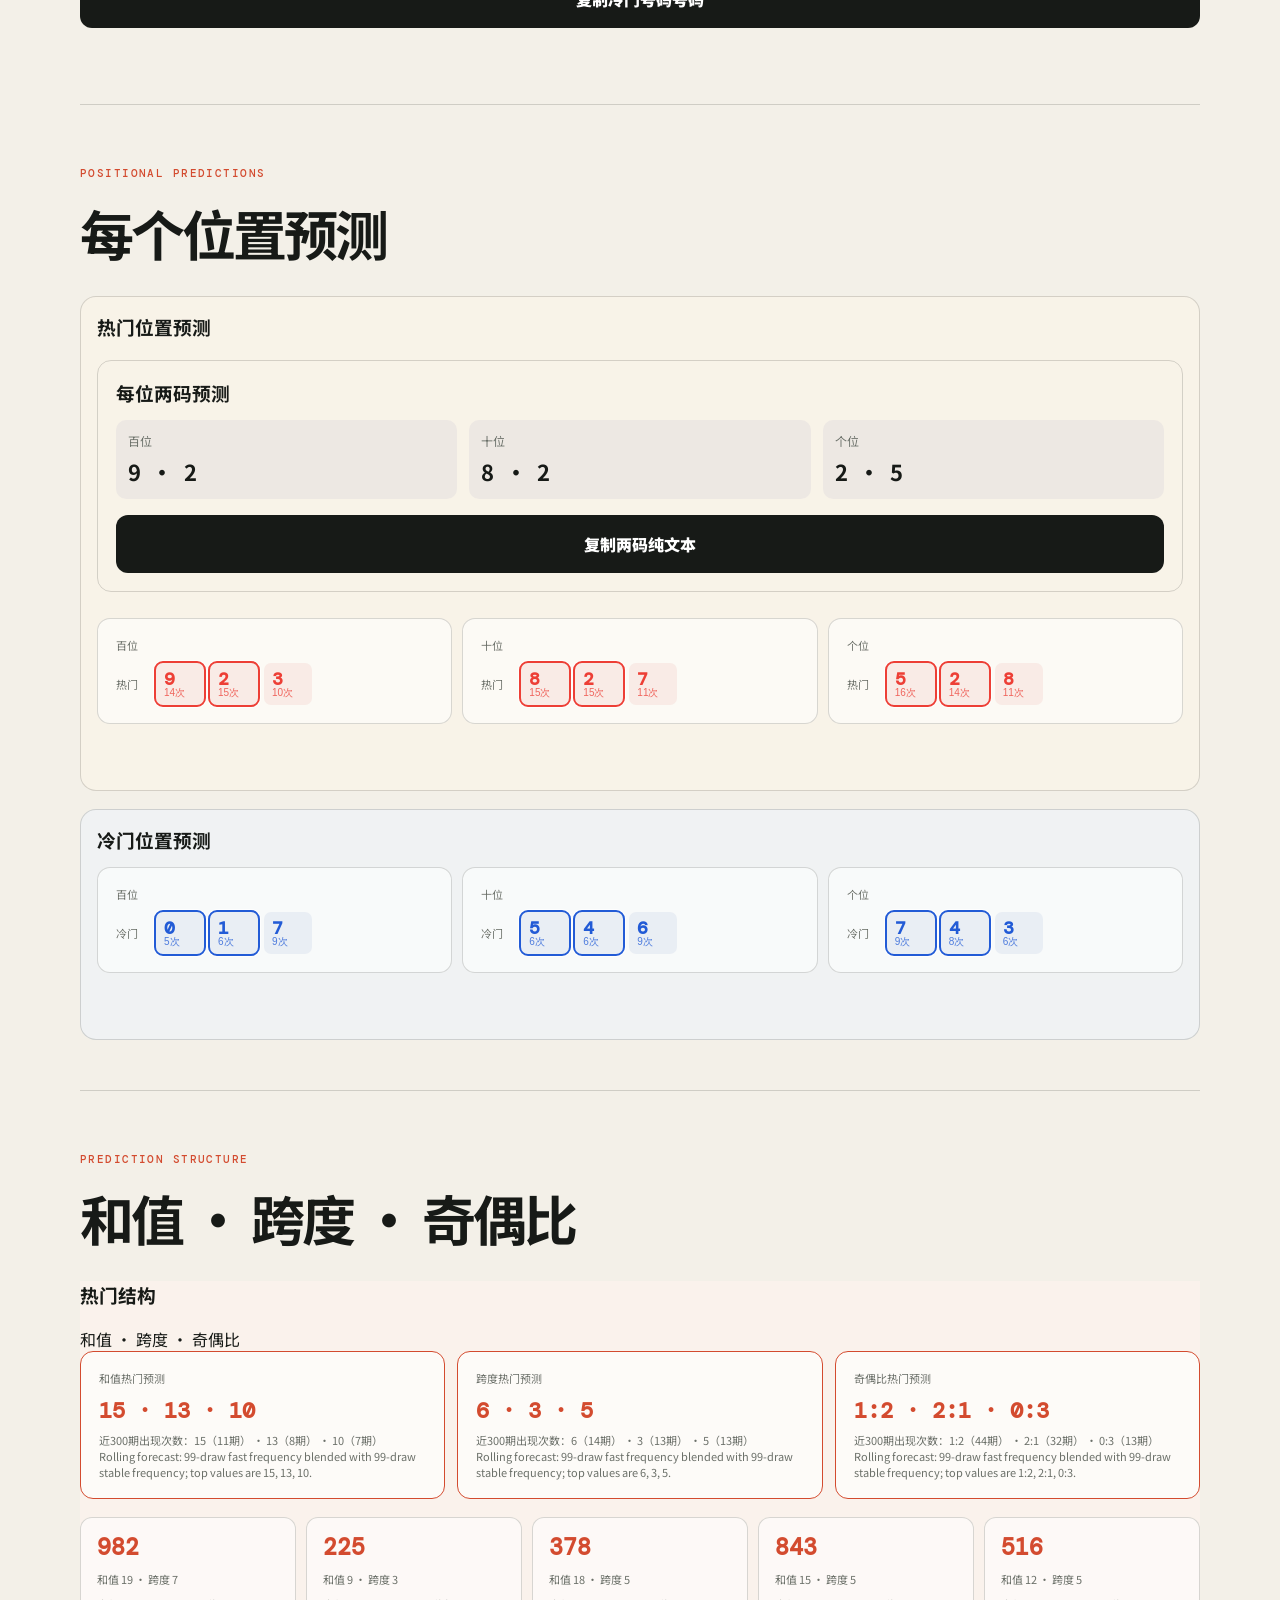
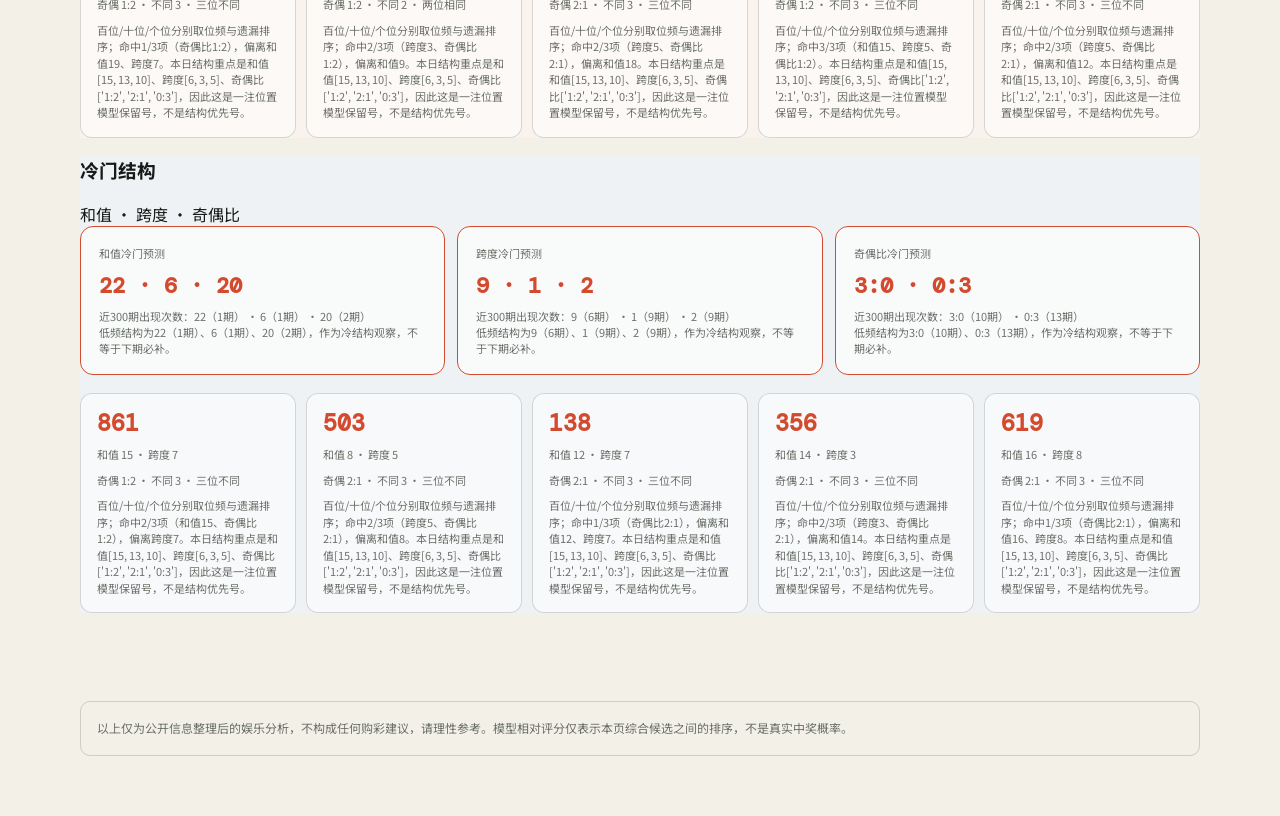
<file: docs/fc3d/index.html>
<!doctype html>
<html lang="zh-CN">
<head>
  <meta charset="utf-8">
  <meta name="viewport" content="width=device-width, initial-scale=1">
  <title>福彩3D · 详情分析</title>
  <link rel="preconnect" href="https://fonts.googleapis.com">
  <link rel="preconnect" href="https://fonts.gstatic.com" crossorigin>
  <link href="https://fonts.googleapis.com/css2?family=DM+Mono:wght@400;500&family=Noto+Sans+SC:wght@400;500;600;700;900&display=swap" rel="stylesheet">
  <link rel="stylesheet" href="../assets/css/detail.css?v=20260726-2">
</head>
<body data-game="fc3d">
  <main id="app"><p class="loading">正在载入福彩3D分析……</p></main>
  <div id="toast" class="toast" role="status"></div>
  <script src="../assets/js/detail.js?v=20260721-1"></script>
</body>
</html>
</file>
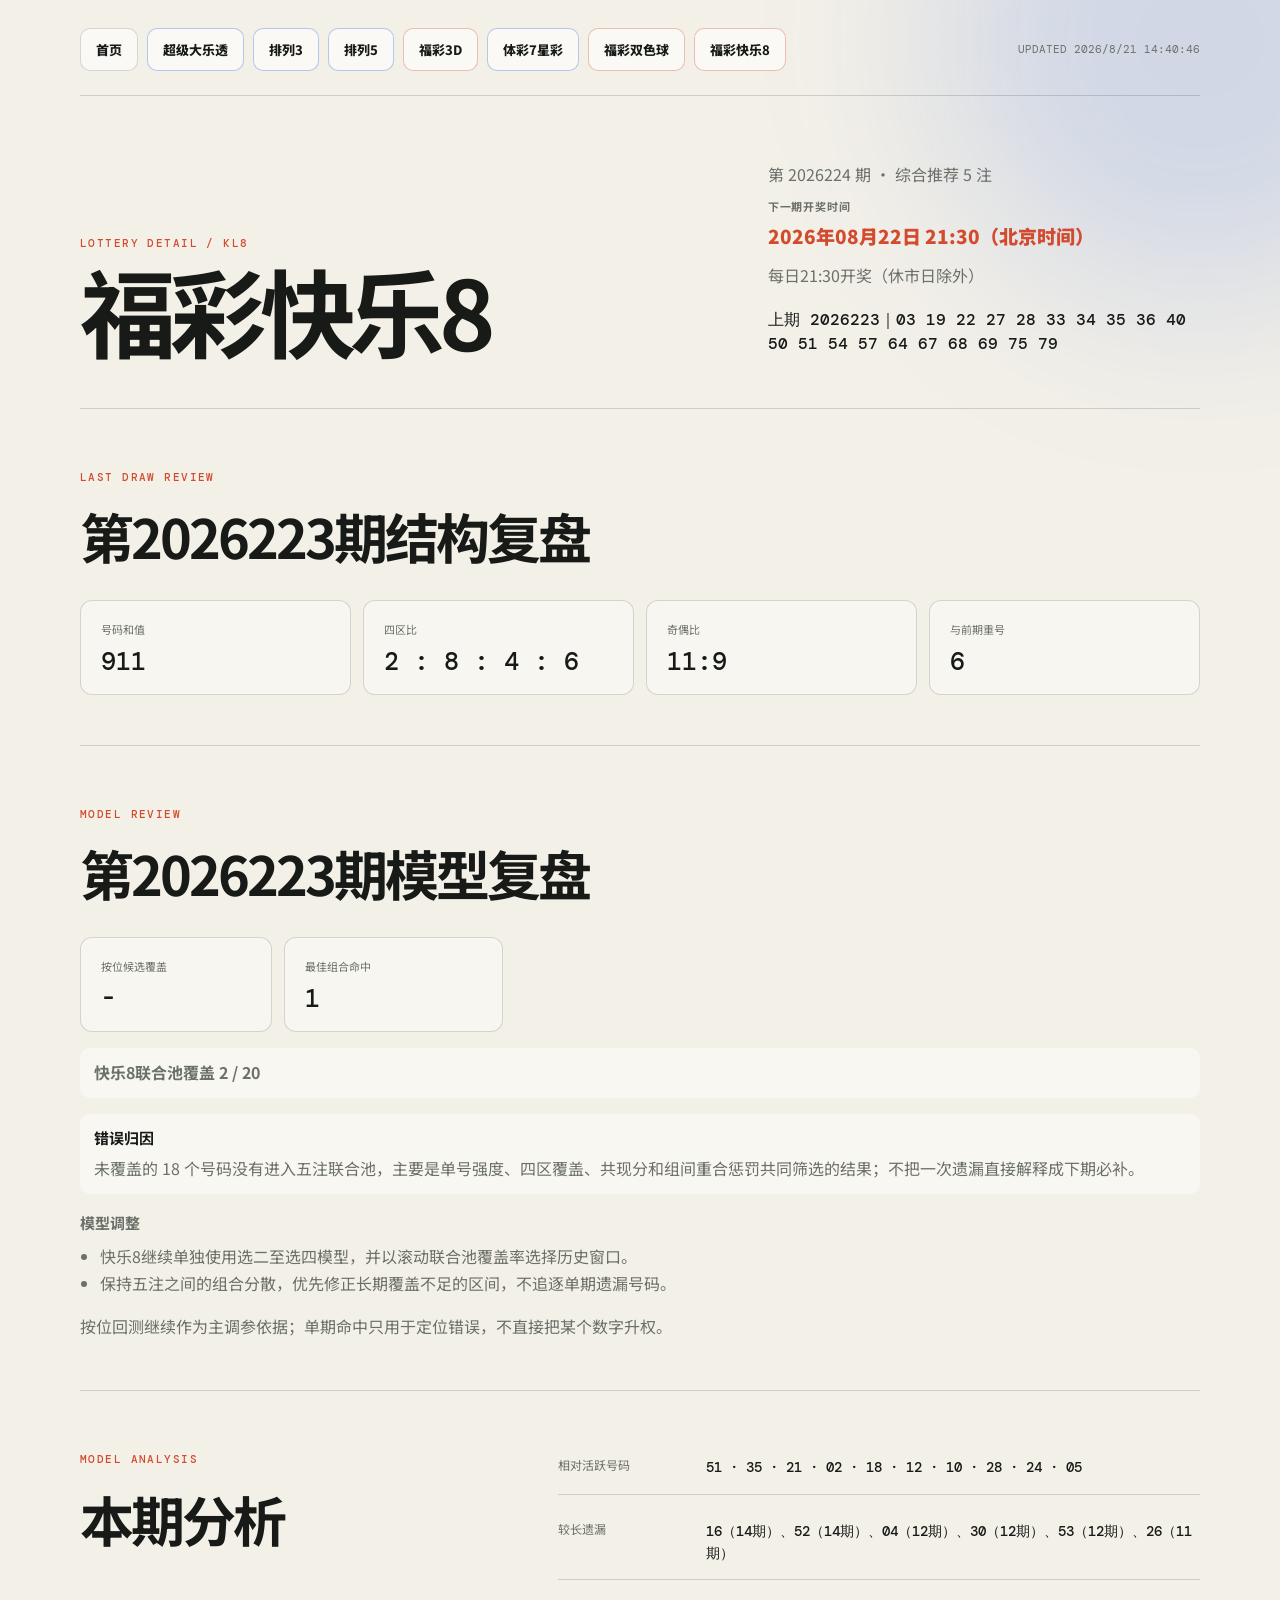
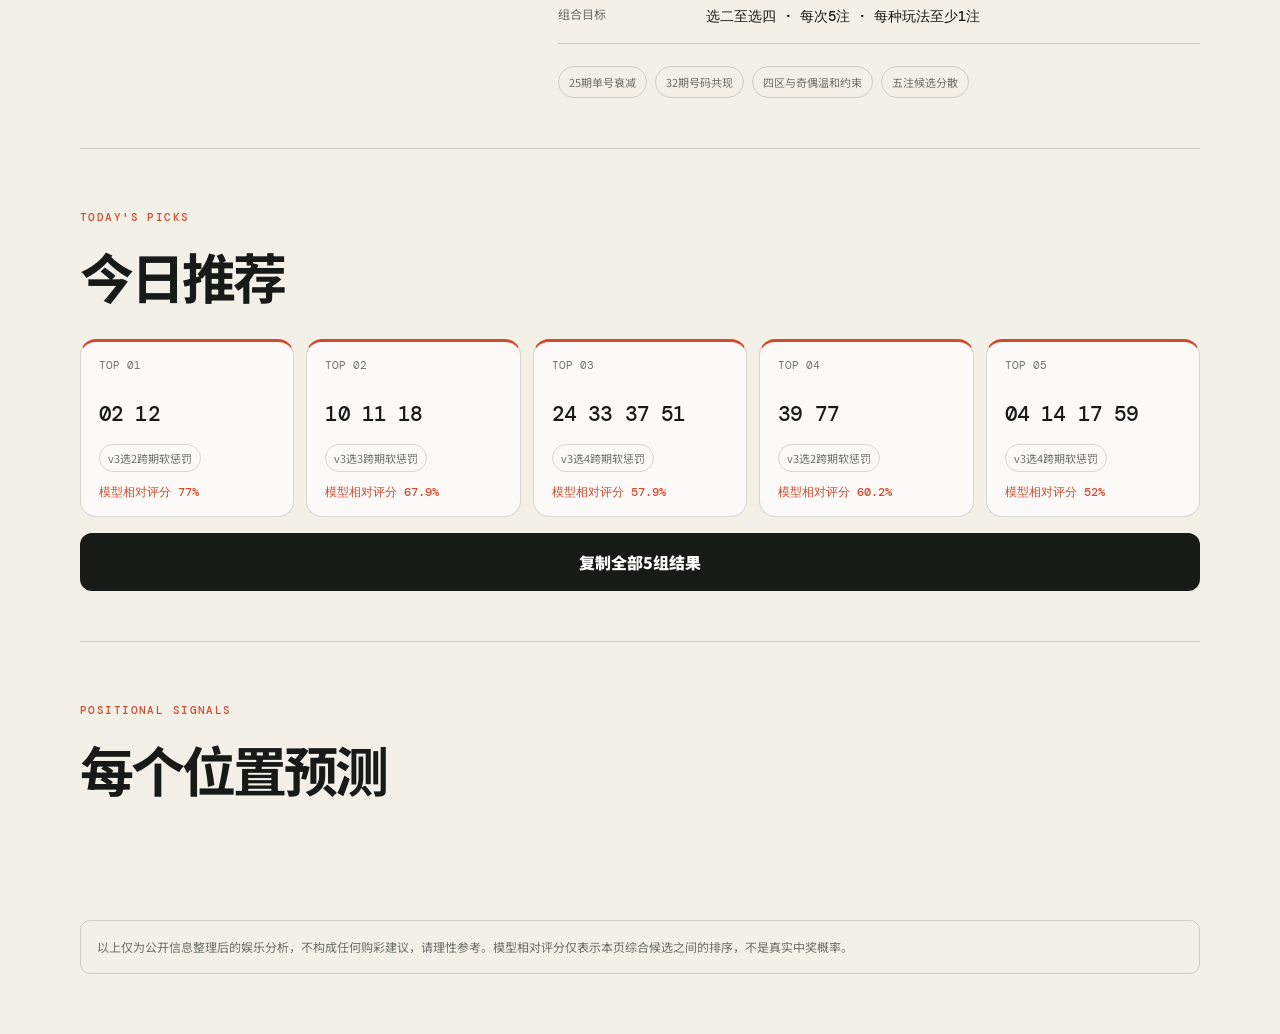
<file: docs/kl8/index.html>
<!doctype html>
<html lang="zh-CN">
<head>
  <meta charset="utf-8">
  <meta name="viewport" content="width=device-width, initial-scale=1">
  <title>福彩快乐8 · 选二至选四分析</title>
  <link rel="preconnect" href="https://fonts.googleapis.com">
  <link rel="preconnect" href="https://fonts.gstatic.com" crossorigin>
  <link href="https://fonts.googleapis.com/css2?family=DM+Mono:wght@400;500&family=Noto+Sans+SC:wght@400;500;600;700;900&display=swap" rel="stylesheet">
  <link rel="stylesheet" href="../assets/css/detail.css?v=20260726-2">
</head>
<body data-game="kl8">
  <main id="app"><p class="loading">正在载入福彩快乐8选二至选四分析……</p></main>
  <div id="toast" class="toast" role="status"></div>
  <script src="../assets/js/detail.js?v=20260721-1"></script>
</body>
</html>
</file>
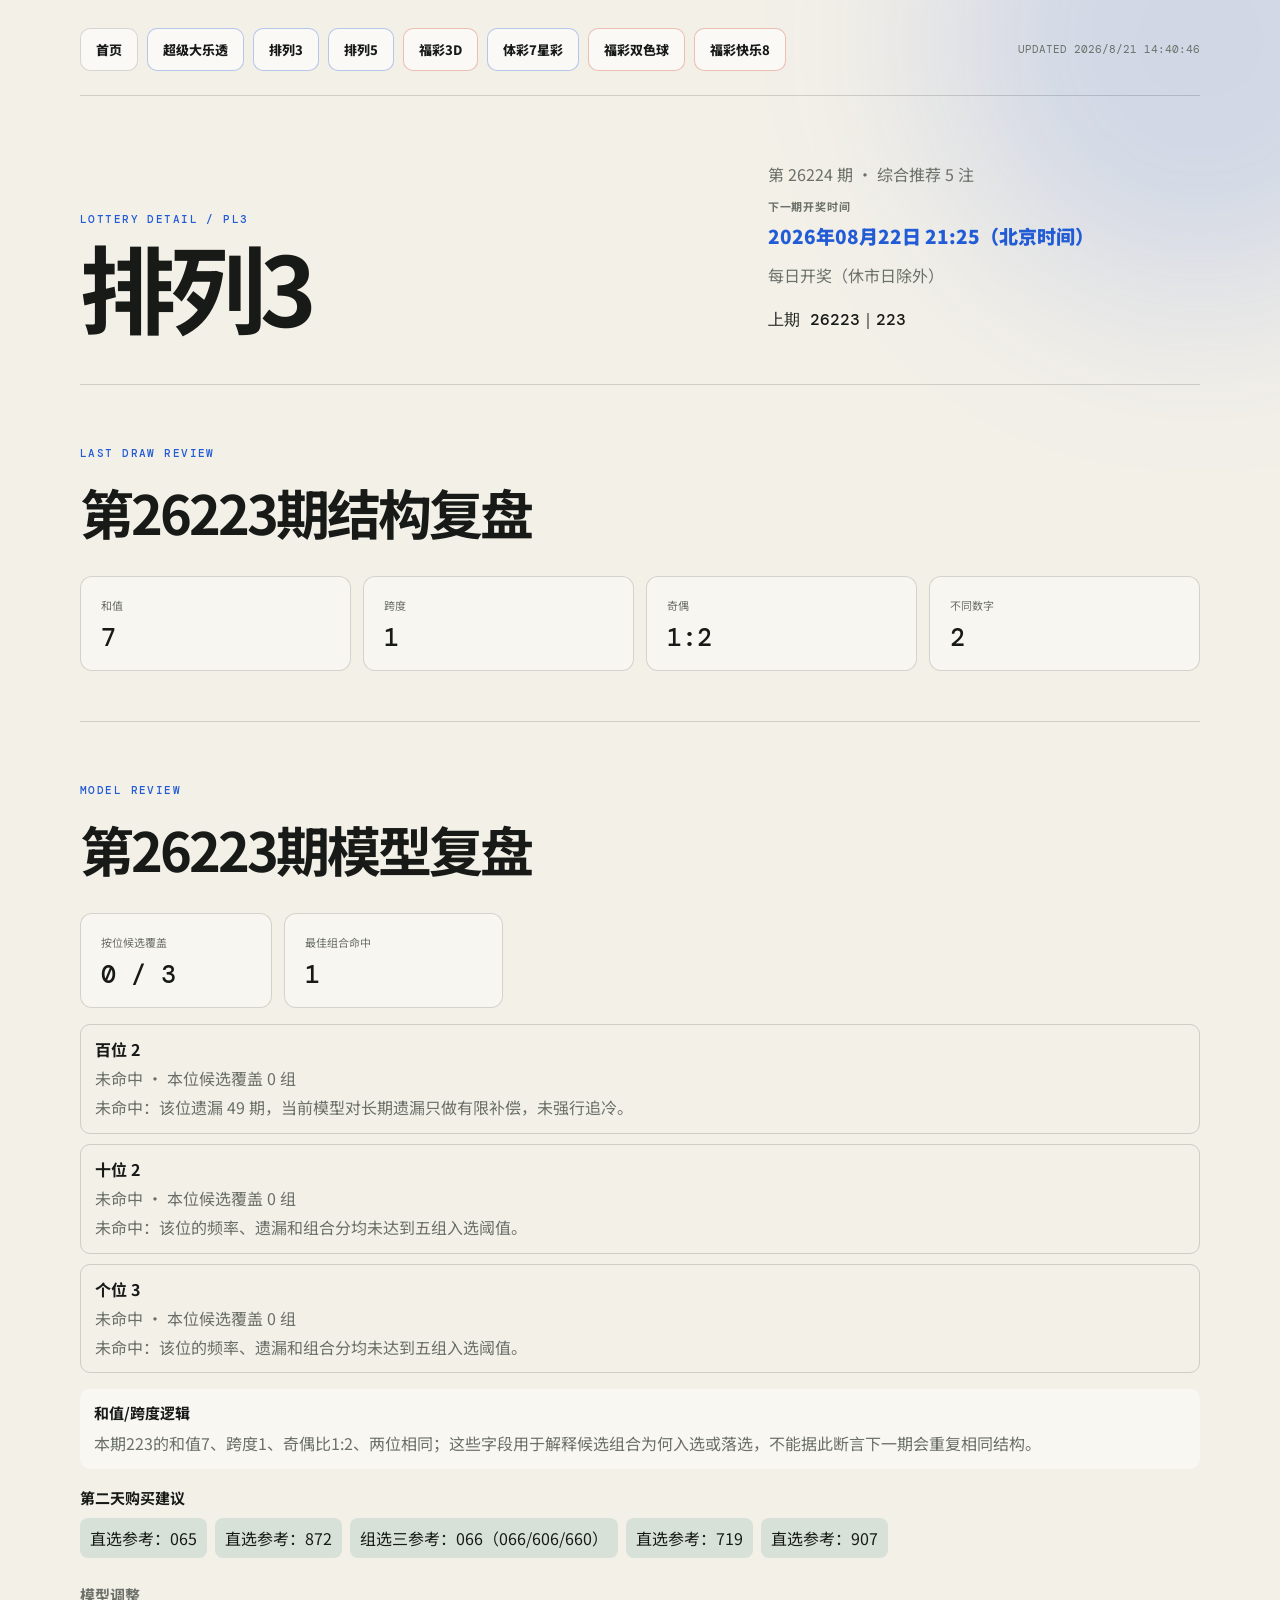
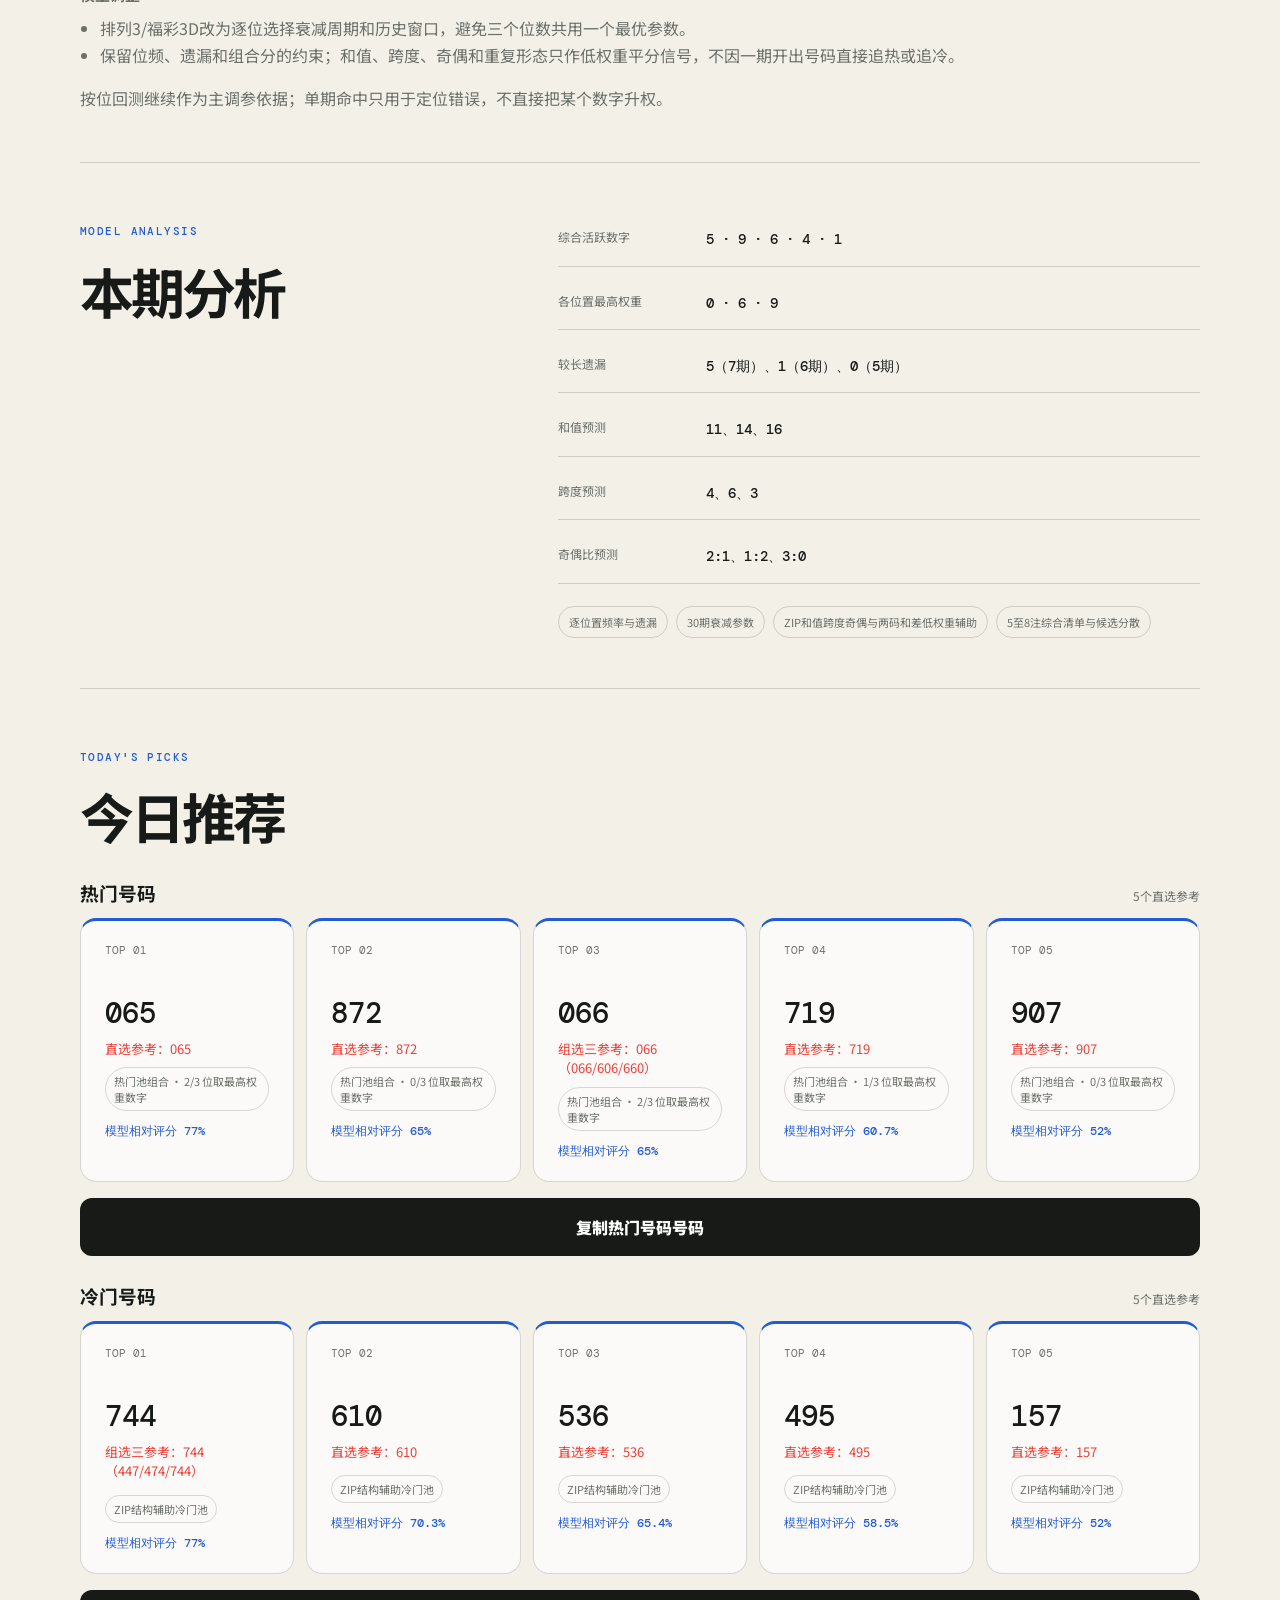
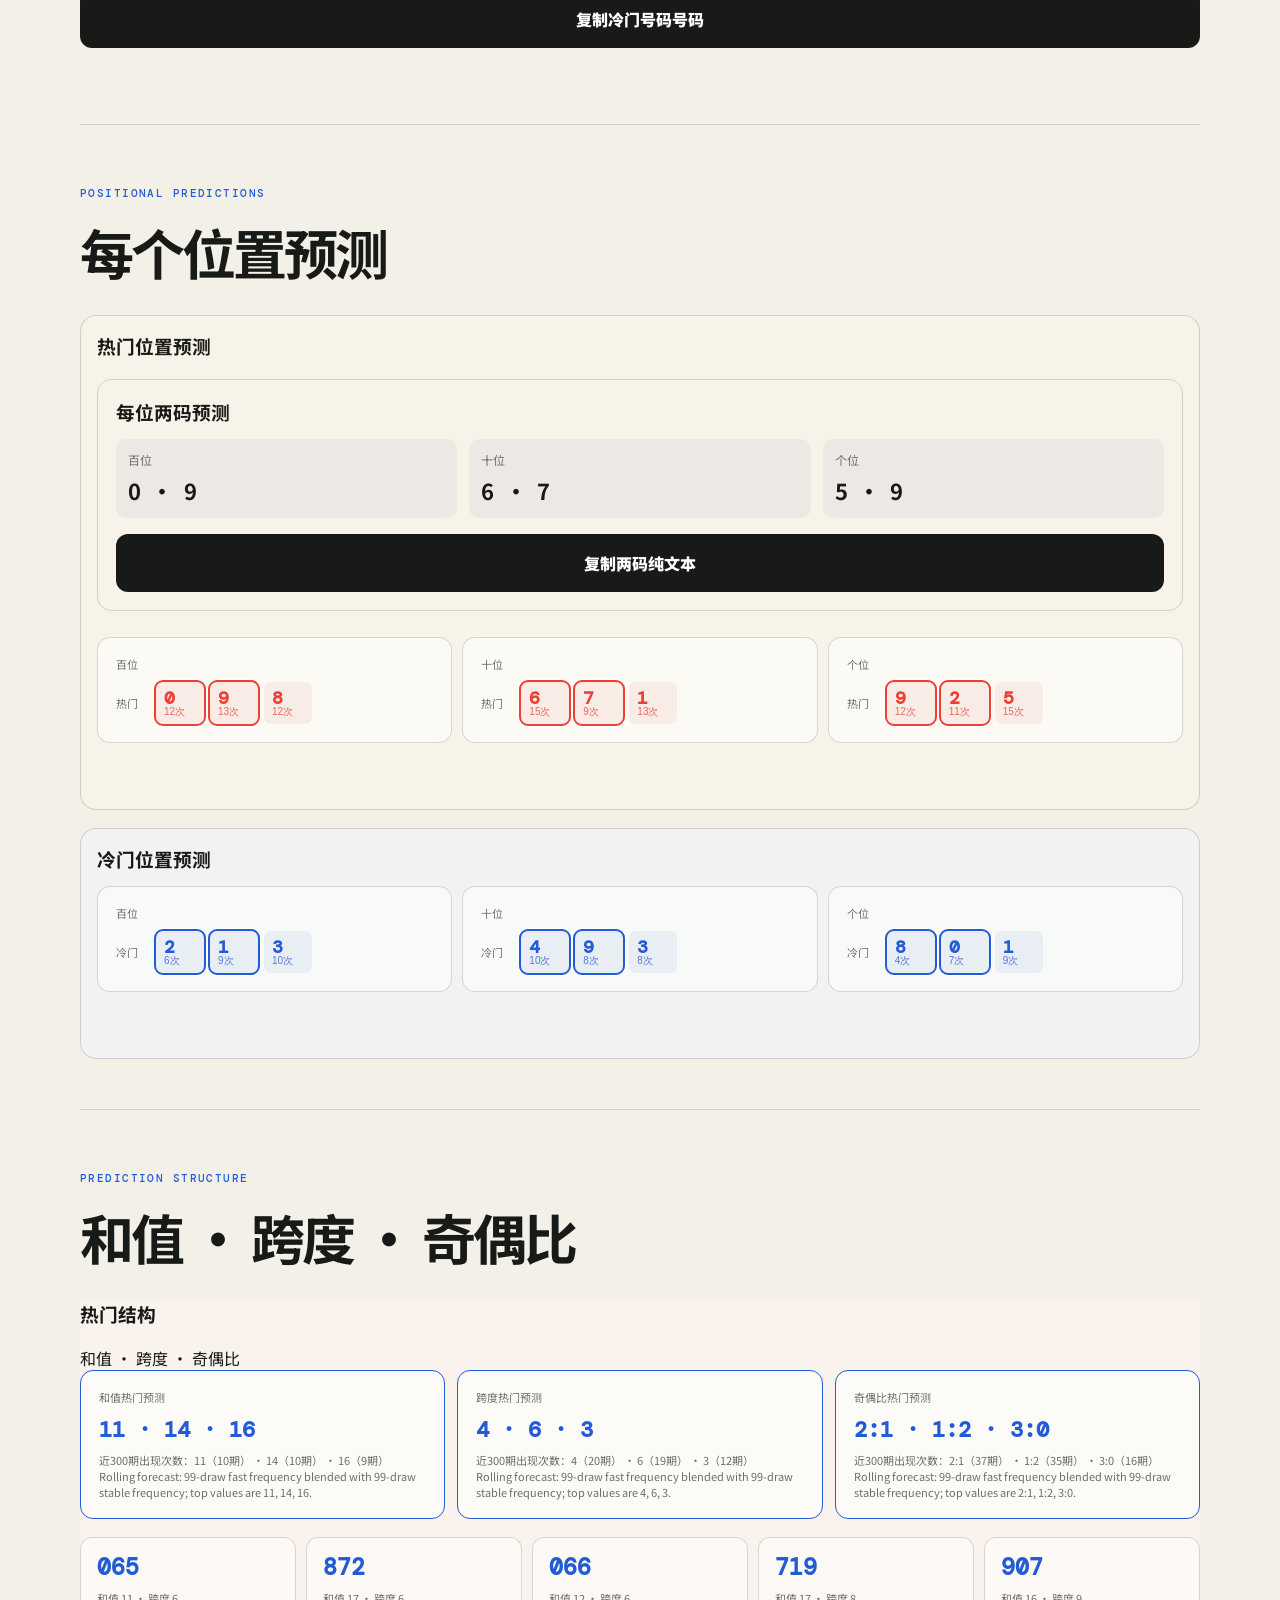
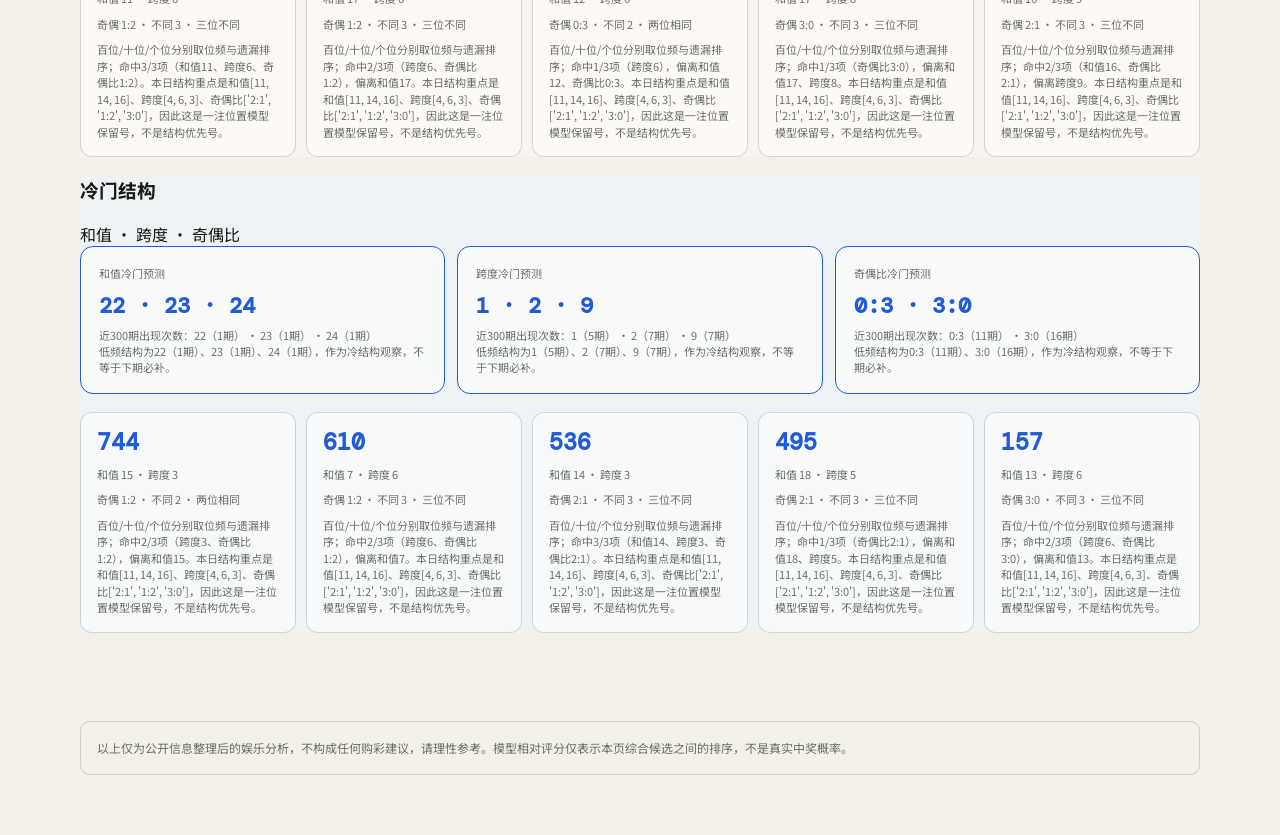
<file: docs/pl3/index.html>
<!doctype html>
<html lang="zh-CN">
<head>
  <meta charset="utf-8">
  <meta name="viewport" content="width=device-width, initial-scale=1">
  <title>排列3 · 详情分析</title>
  <link rel="preconnect" href="https://fonts.googleapis.com">
  <link rel="preconnect" href="https://fonts.gstatic.com" crossorigin>
  <link href="https://fonts.googleapis.com/css2?family=DM+Mono:wght@400;500&family=Noto+Sans+SC:wght@400;500;600;700;900&display=swap" rel="stylesheet">
  <link rel="stylesheet" href="../assets/css/detail.css?v=20260726-2">
</head>
<body data-game="pl3">
  <main id="app"><p class="loading">正在载入排列3分析……</p></main>
  <div id="toast" class="toast" role="status"></div>
  <script src="../assets/js/detail.js?v=20260721-1"></script>
</body>
</html>
</file>
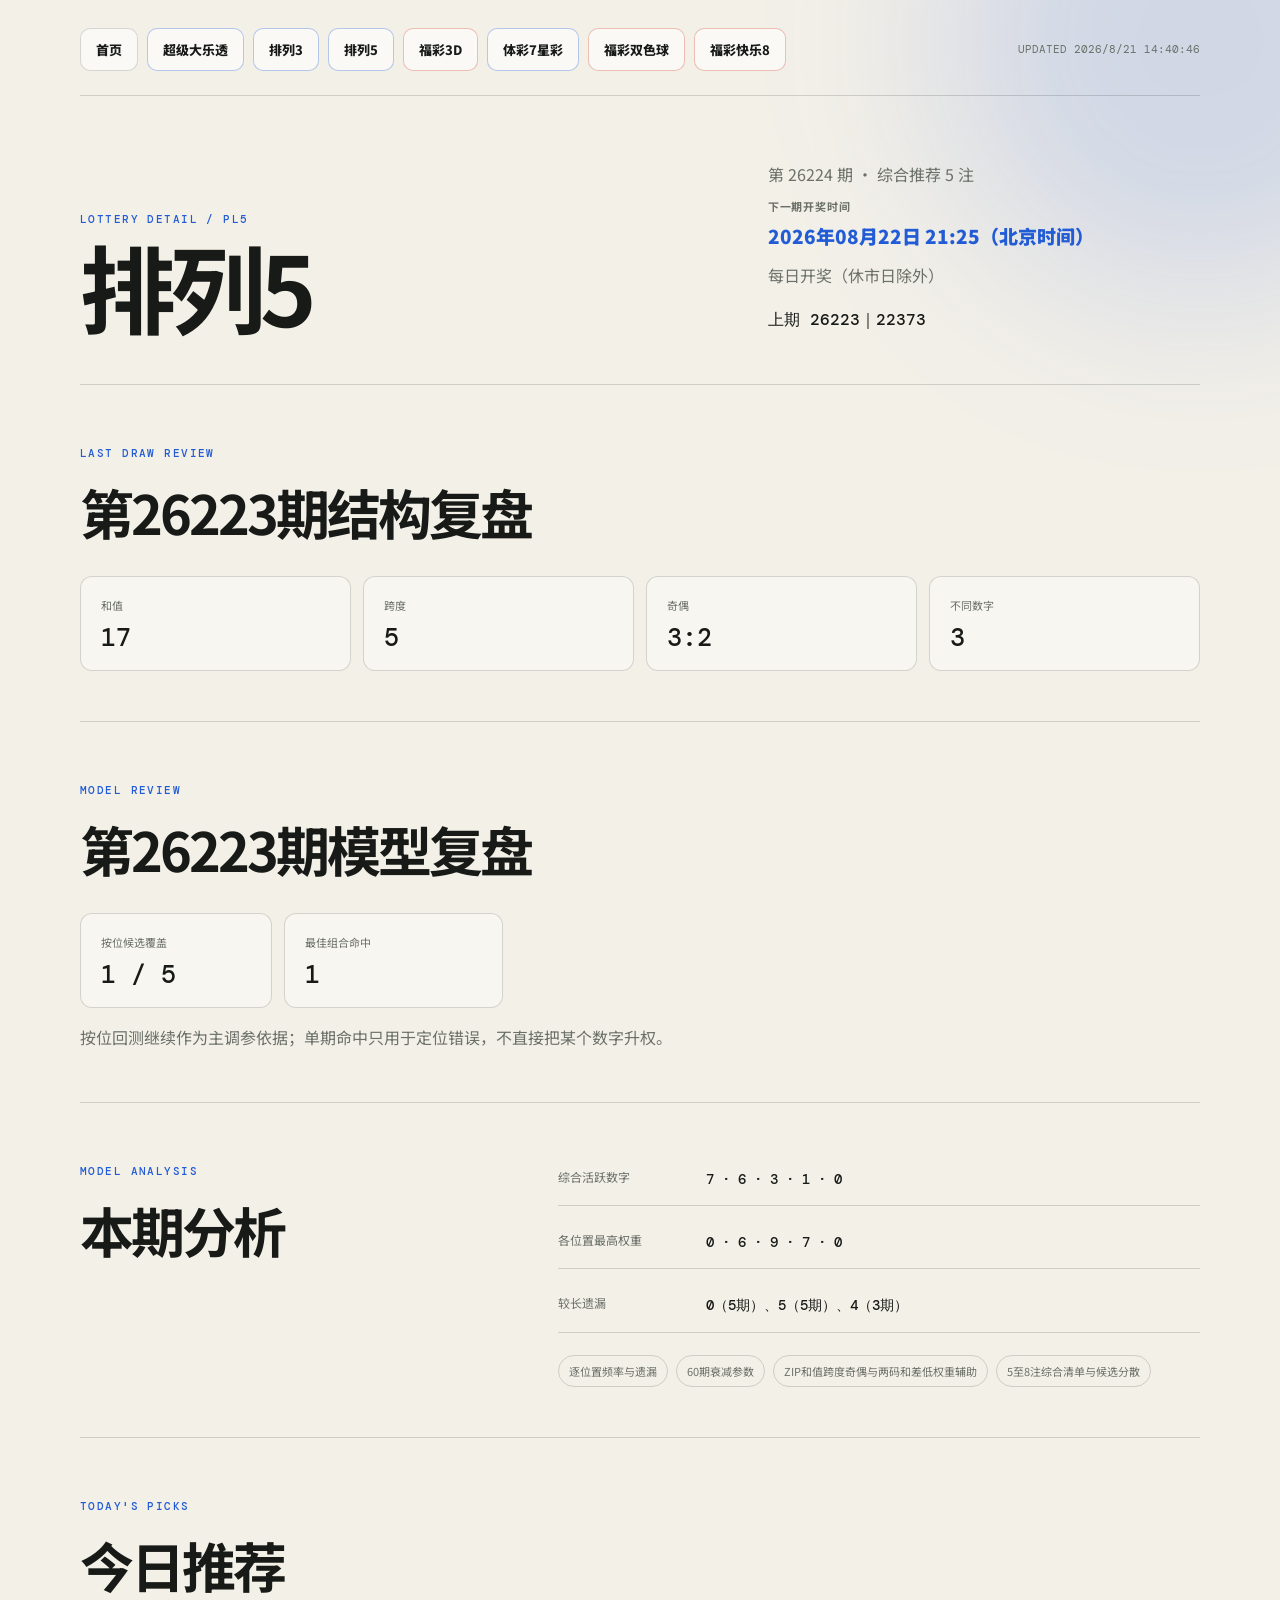
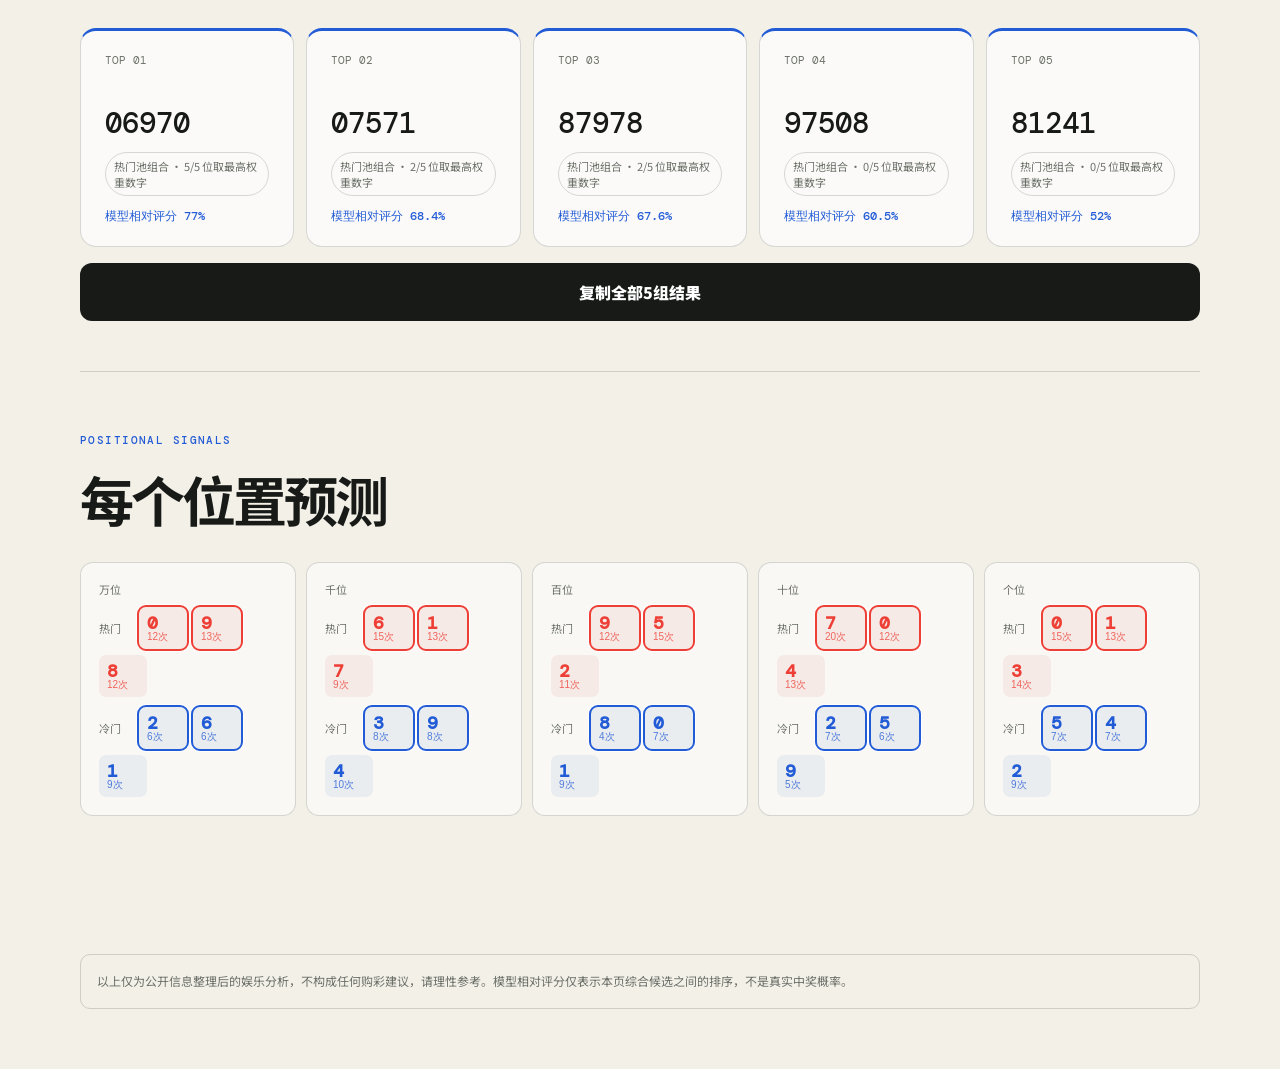
<file: docs/pl5/index.html>
<!doctype html>
<html lang="zh-CN">
<head>
  <meta charset="utf-8">
  <meta name="viewport" content="width=device-width, initial-scale=1">
  <title>排列5 · 详情分析</title>
  <link rel="preconnect" href="https://fonts.googleapis.com">
  <link rel="preconnect" href="https://fonts.gstatic.com" crossorigin>
  <link href="https://fonts.googleapis.com/css2?family=DM+Mono:wght@400;500&family=Noto+Sans+SC:wght@400;500;600;700;900&display=swap" rel="stylesheet">
  <link rel="stylesheet" href="../assets/css/detail.css?v=20260726-2">
</head>
<body data-game="pl5">
  <main id="app"><p class="loading">正在载入排列5分析……</p></main>
  <div id="toast" class="toast" role="status"></div>
  <script src="../assets/js/detail.js?v=20260721-1"></script>
</body>
</html>
</file>
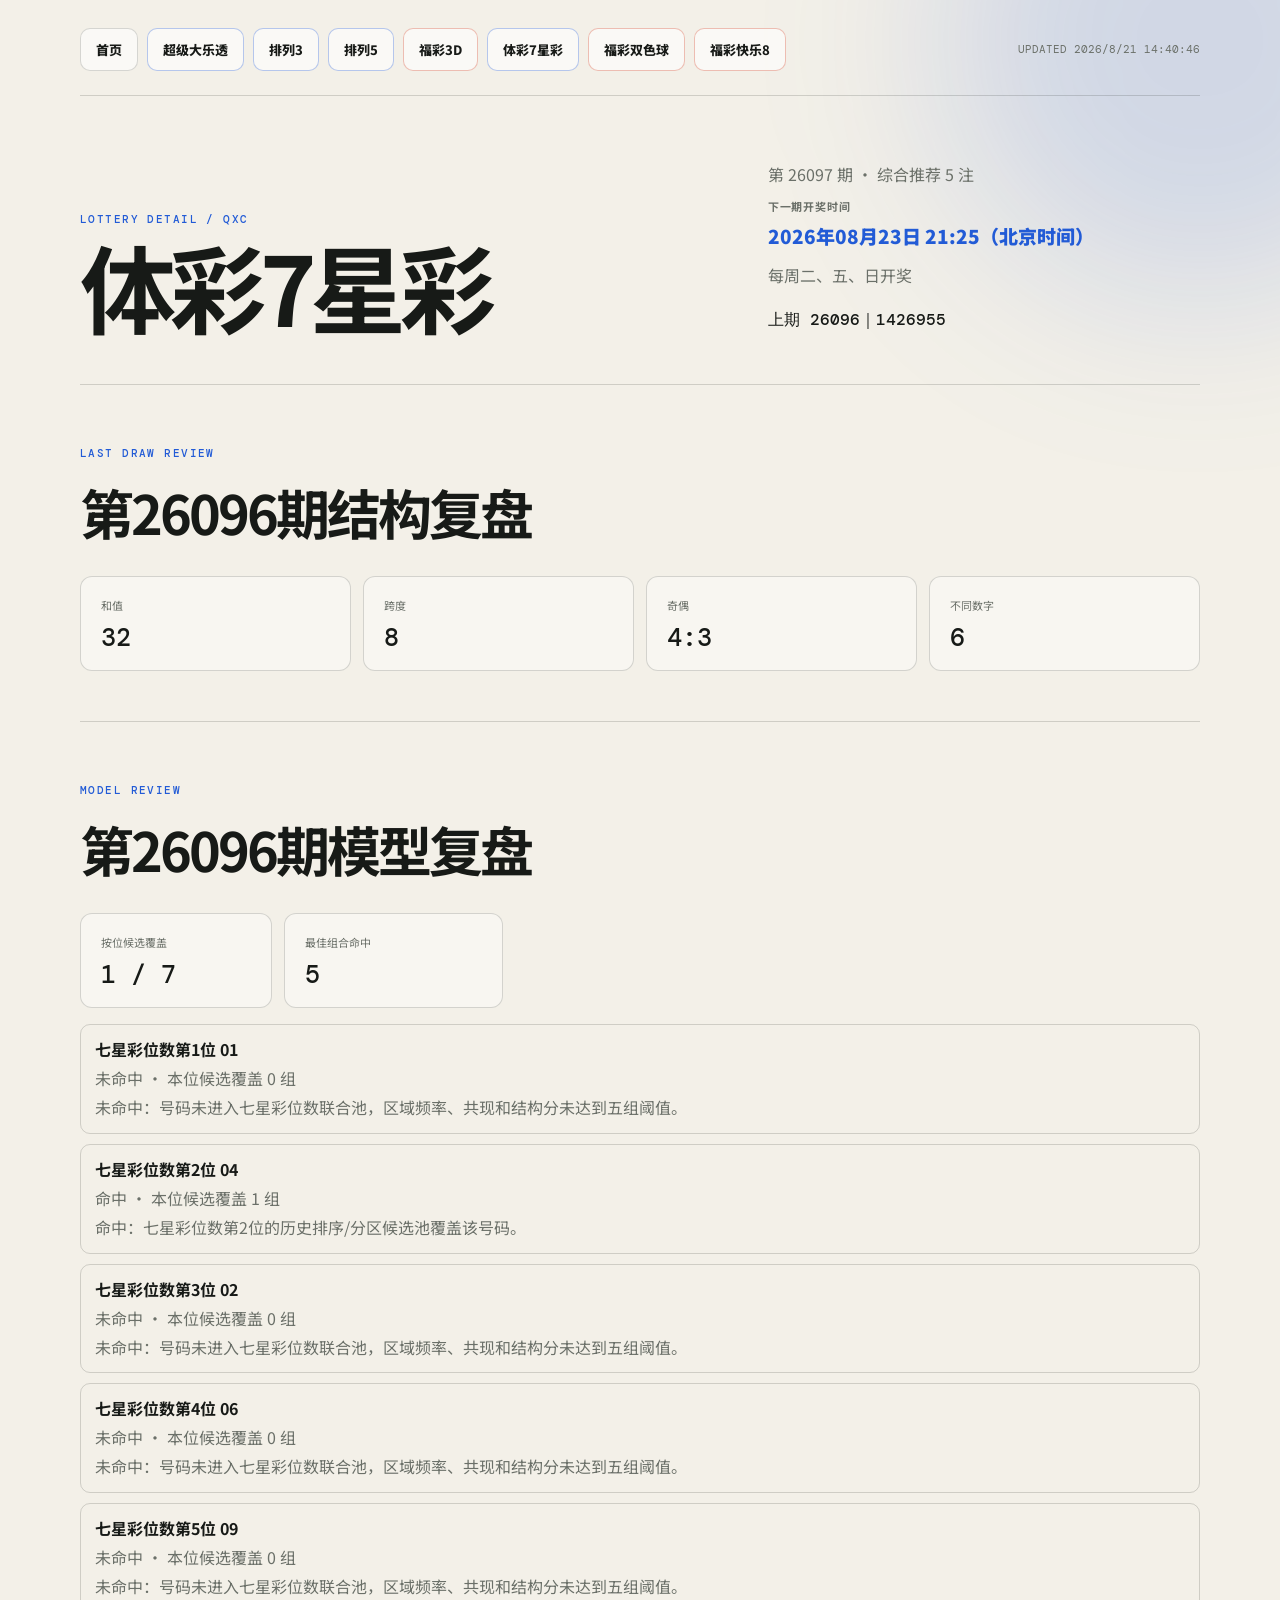
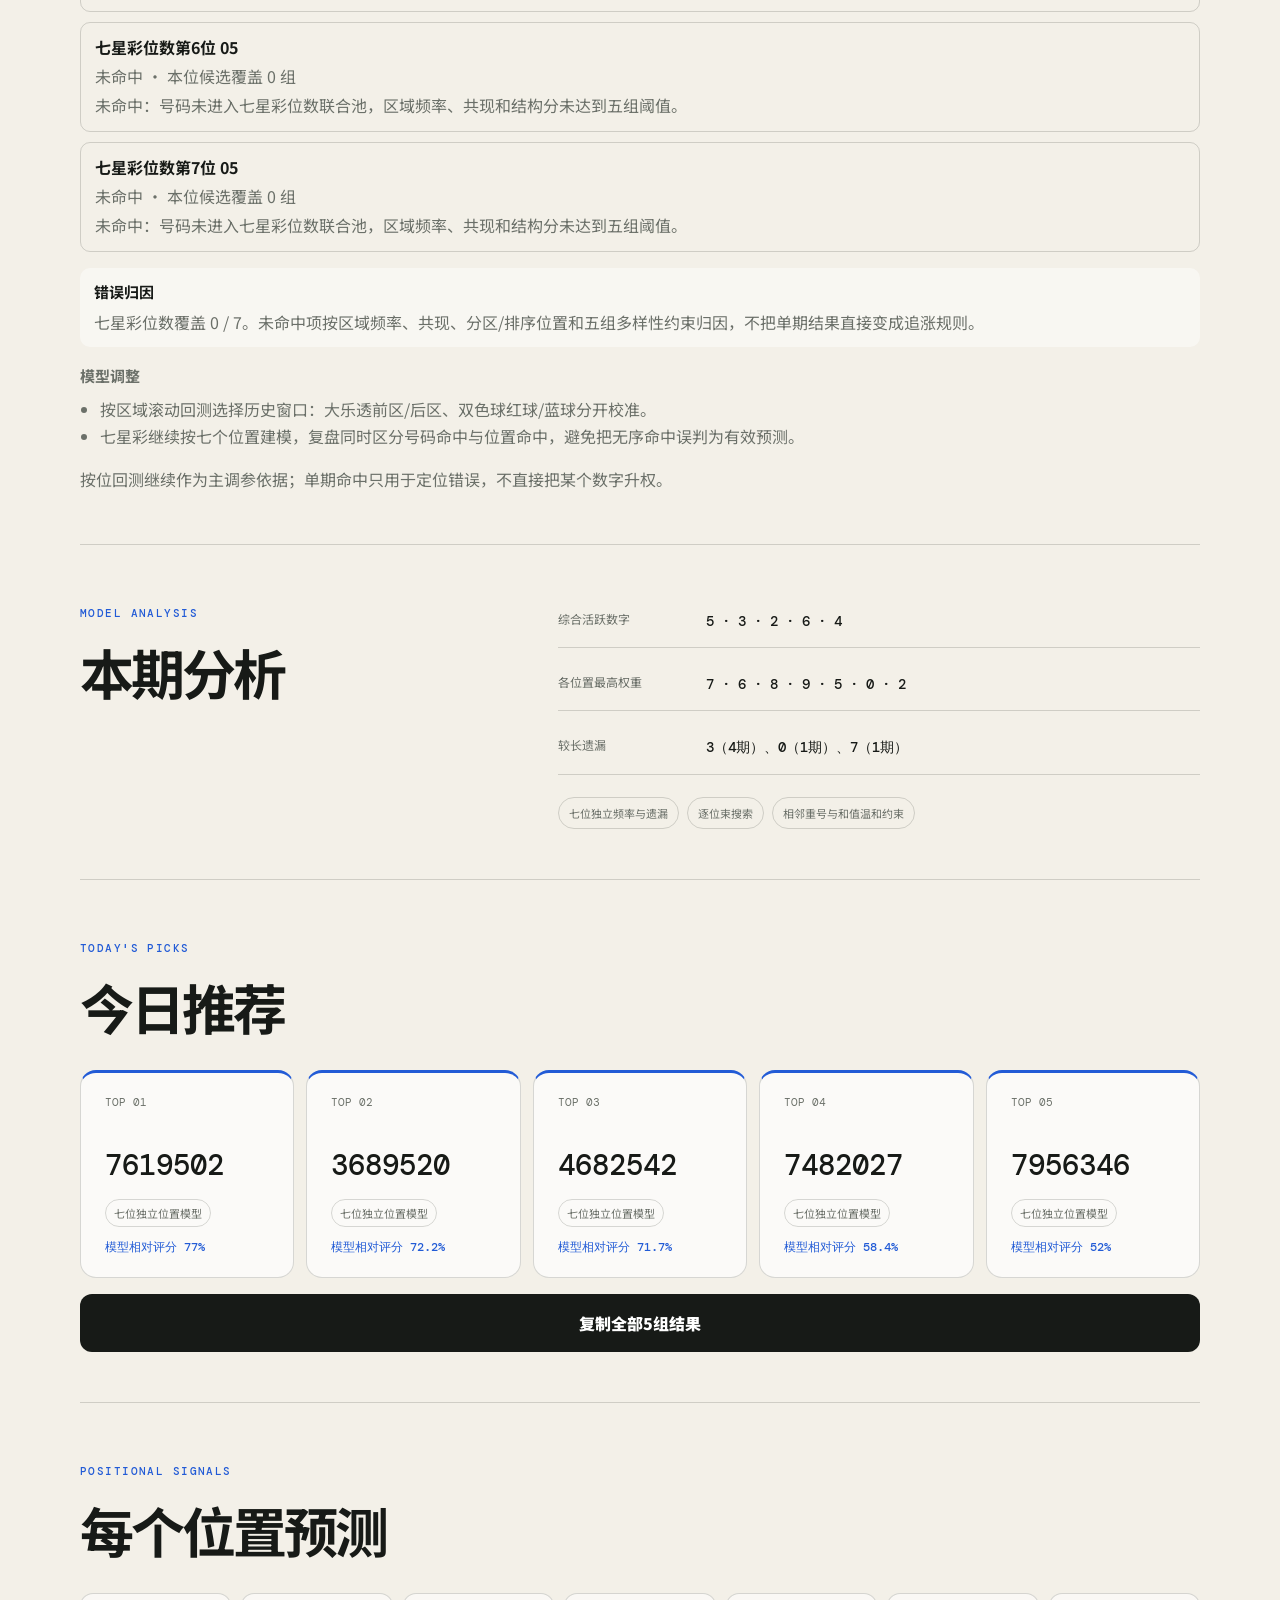
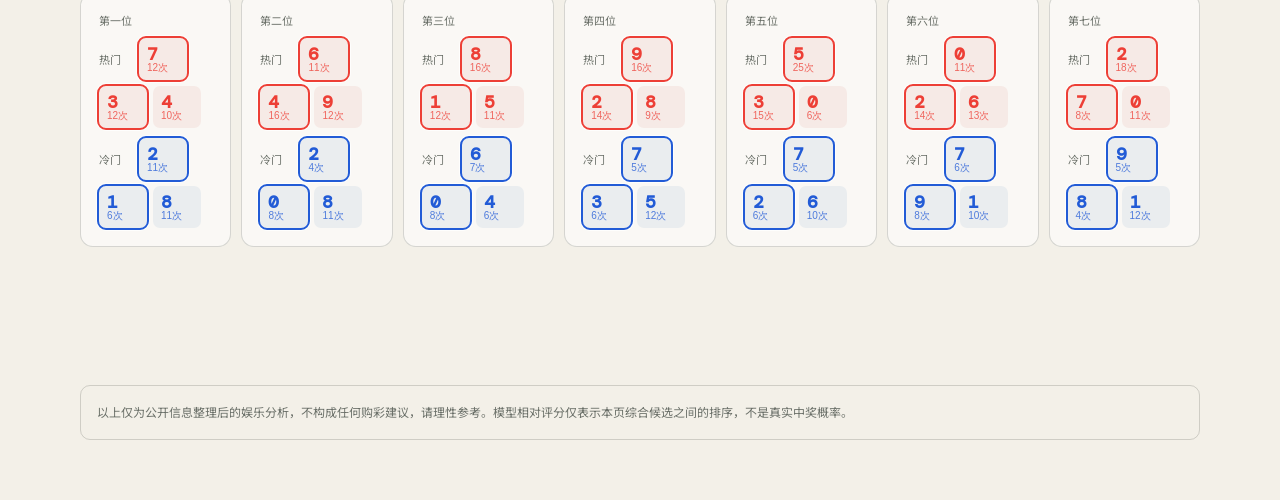
<file: docs/qxc/index.html>
<!doctype html>
<html lang="zh-CN">
<head>
  <meta charset="utf-8">
  <meta name="viewport" content="width=device-width, initial-scale=1">
  <title>体彩7星彩 · 详情分析</title>
  <link rel="preconnect" href="https://fonts.googleapis.com">
  <link rel="preconnect" href="https://fonts.gstatic.com" crossorigin>
  <link href="https://fonts.googleapis.com/css2?family=DM+Mono:wght@400;500&family=Noto+Sans+SC:wght@400;500;600;700;900&display=swap" rel="stylesheet">
  <link rel="stylesheet" href="../assets/css/detail.css?v=20260726-2">
</head>
<body data-game="qxc">
  <main id="app"><p class="loading">正在载入体彩7星彩分析……</p></main>
  <div id="toast" class="toast" role="status"></div>
  <script src="../assets/js/detail.js?v=20260721-1"></script>
</body>
</html>
</file>
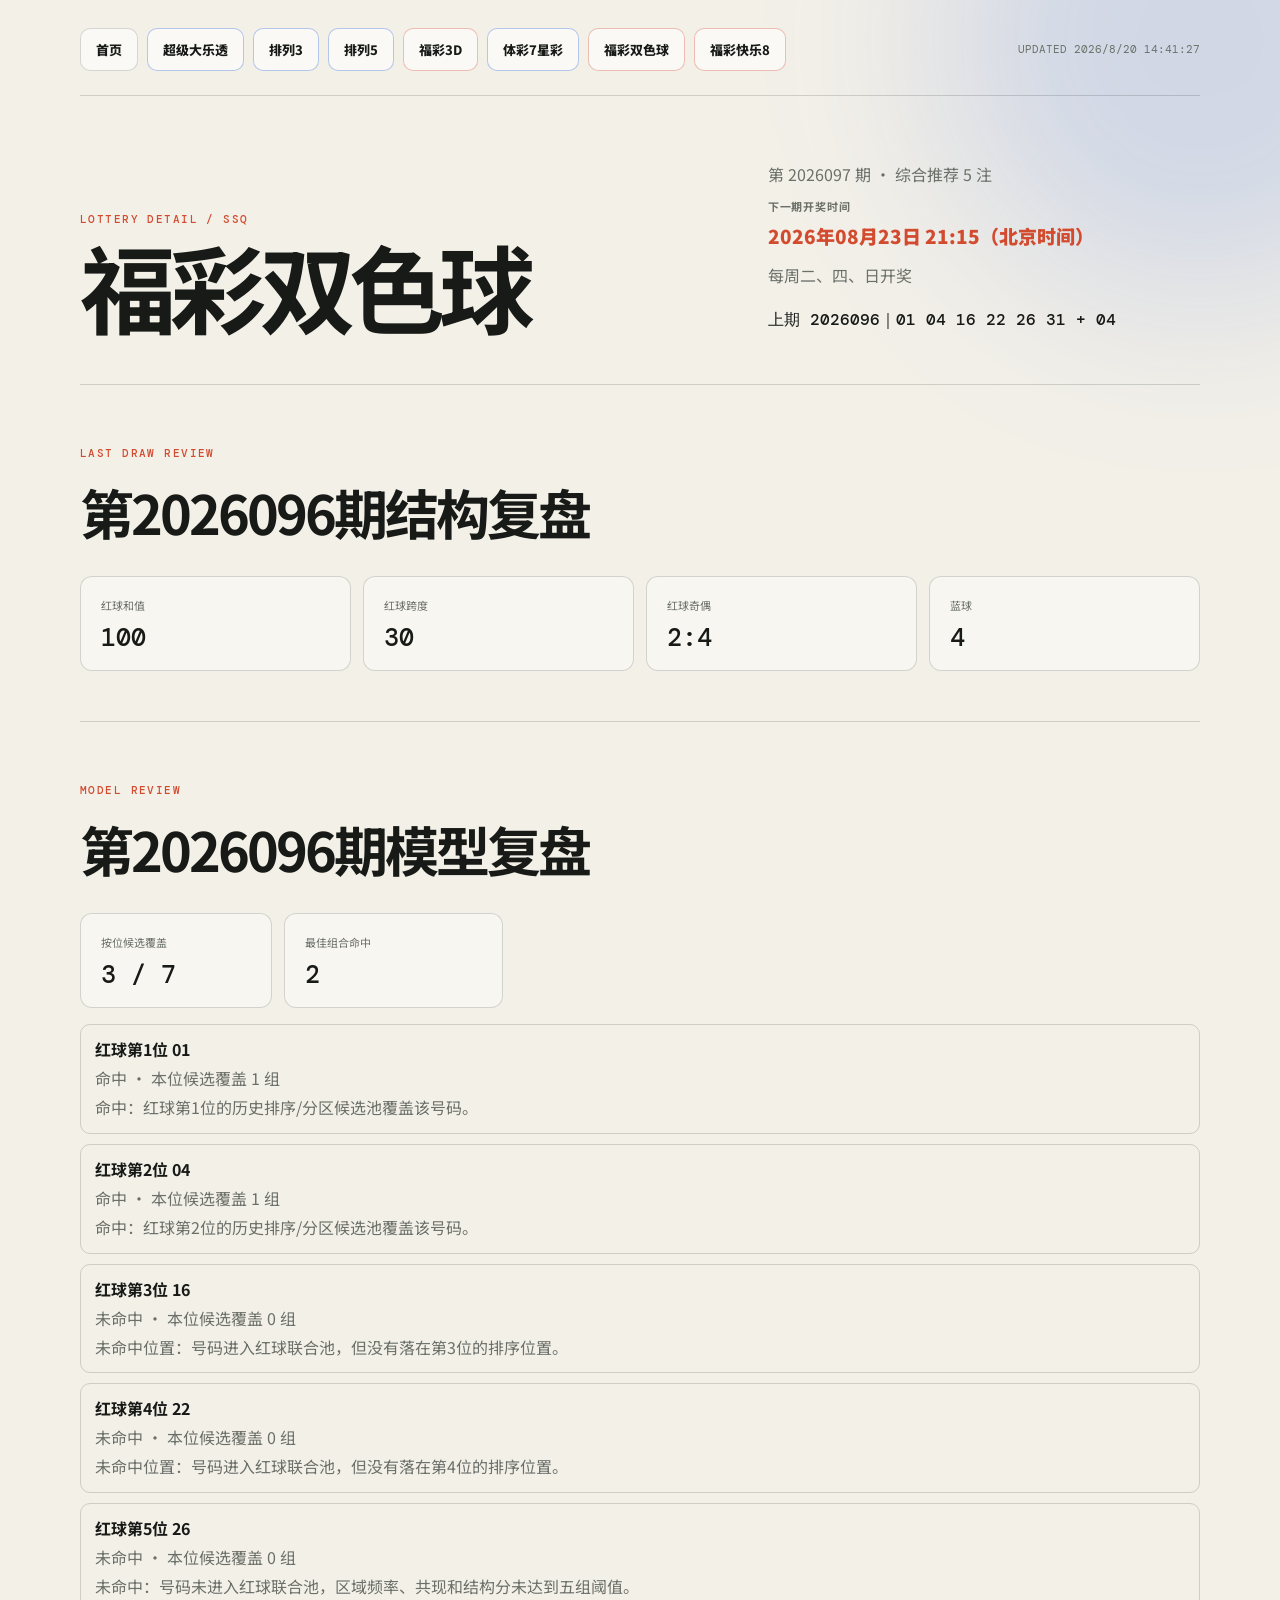
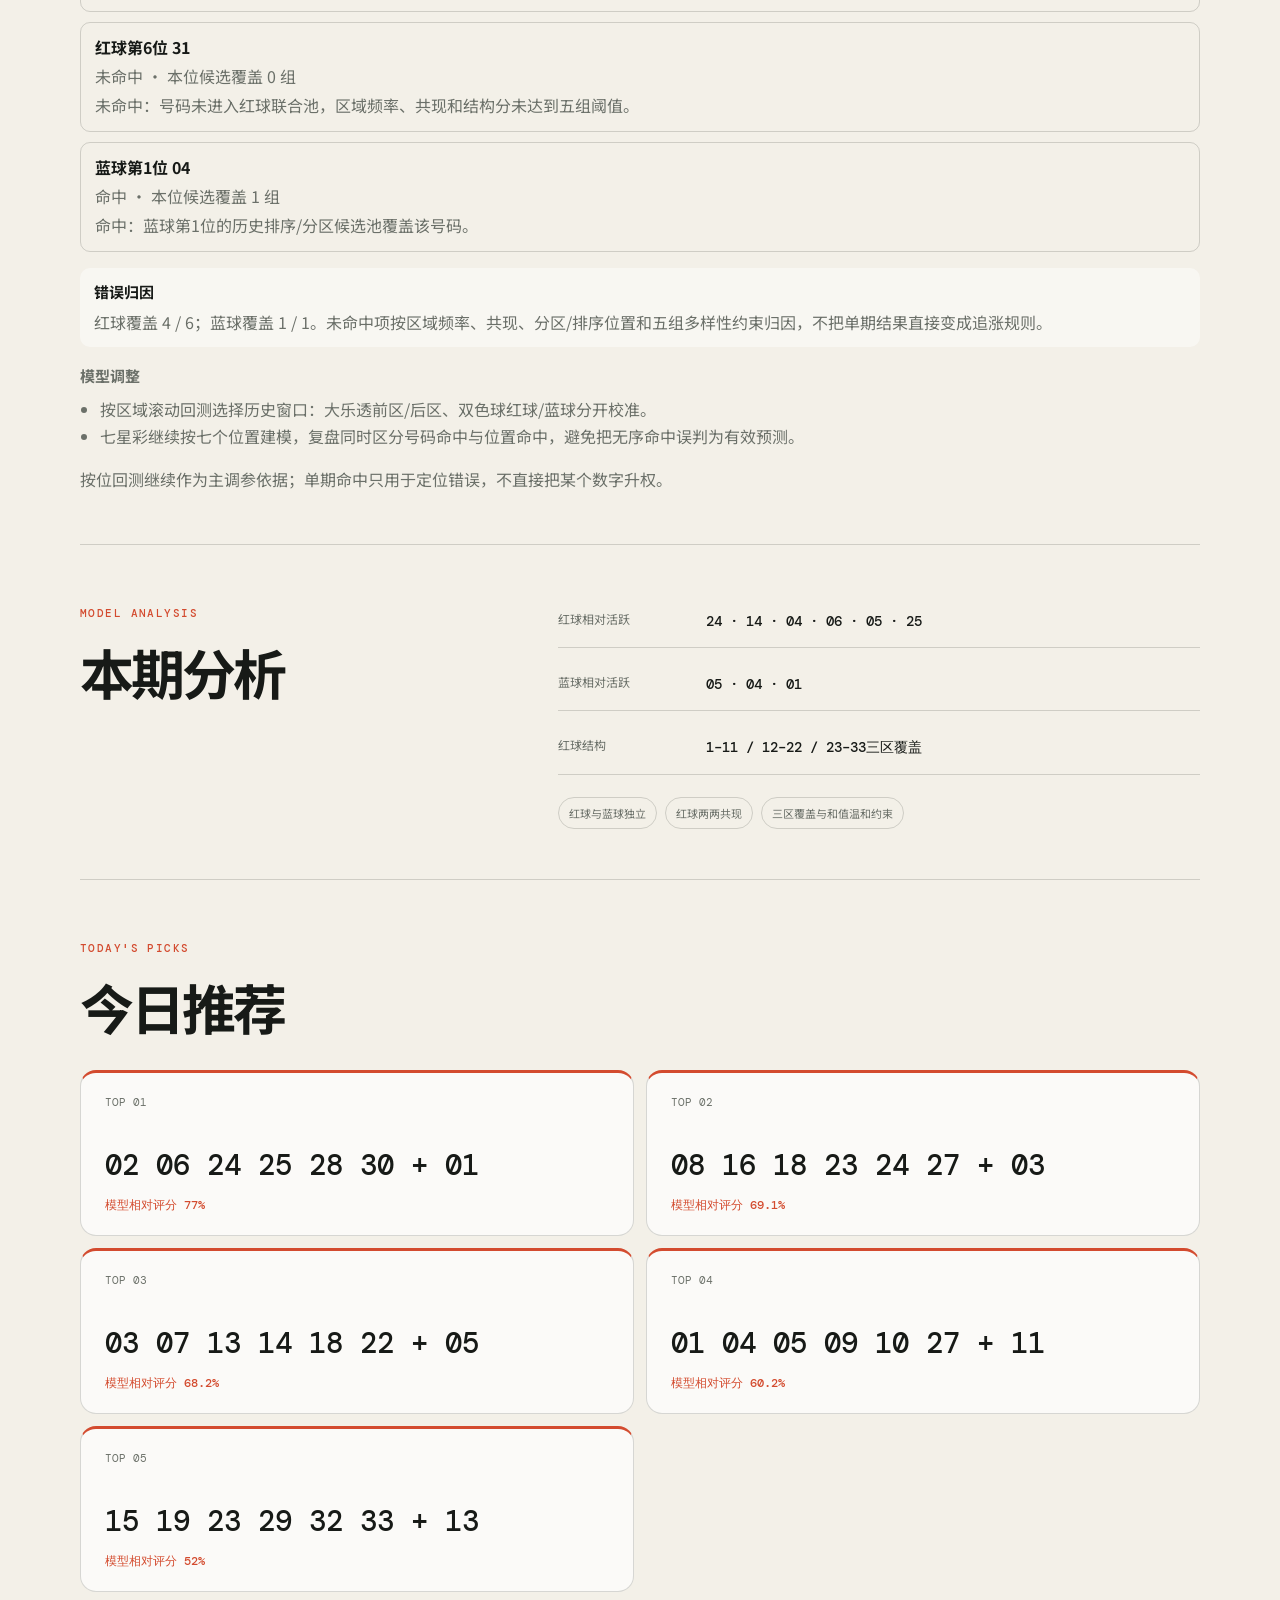
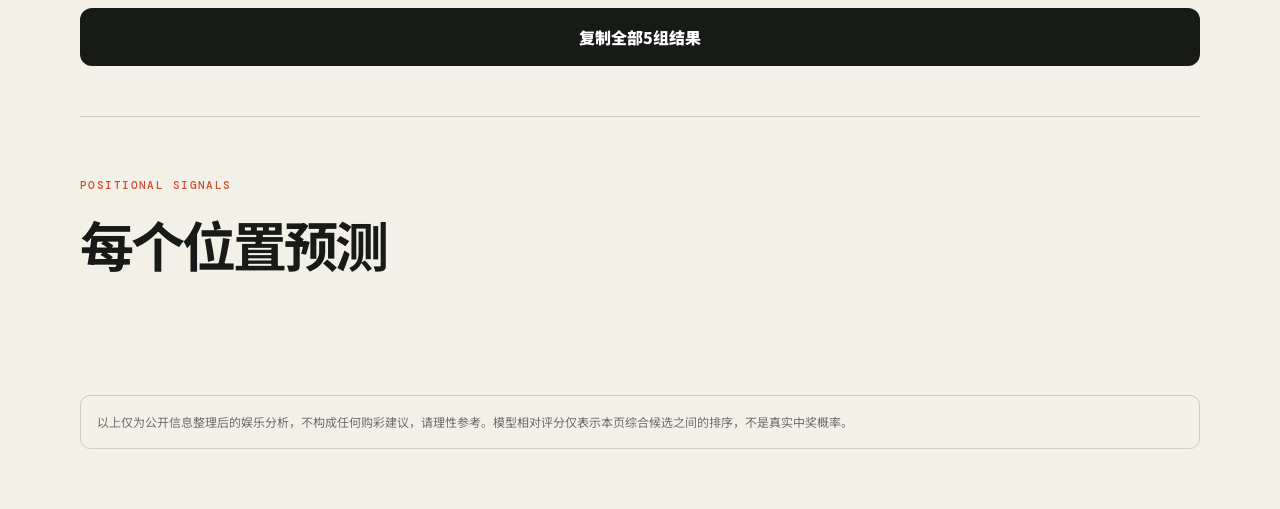
<file: docs/ssq/index.html>
<!doctype html>
<html lang="zh-CN">
<head>
  <meta charset="utf-8">
  <meta name="viewport" content="width=device-width, initial-scale=1">
  <title>福彩双色球 · 详情分析</title>
  <link rel="preconnect" href="https://fonts.googleapis.com">
  <link rel="preconnect" href="https://fonts.gstatic.com" crossorigin>
  <link href="https://fonts.googleapis.com/css2?family=DM+Mono:wght@400;500&family=Noto+Sans+SC:wght@400;500;600;700;900&display=swap" rel="stylesheet">
  <link rel="stylesheet" href="../assets/css/detail.css?v=20260726-2">
</head>
<body data-game="ssq">
  <main id="app"><p class="loading">正在载入福彩双色球分析……</p></main>
  <div id="toast" class="toast" role="status"></div>
  <script src="../assets/js/detail.js?v=20260721-1"></script>
</body>
</html>
</file>
<file: docs/assets/css/app.css>
:root {
  --ink: #171a17;
  --paper: #f3f0e8;
  --card: rgba(255,255,255,.72);
  --muted: #6b7069;
  --line: rgba(23,26,23,.16);
  --red: #ed3f36;
  --blue: #225bd6;
  --acid: #dfff54;
  --ticai-accent: #225bd6;
  --ticai-soft: rgba(34,91,214,.10);
  --fucai-accent: #d34b2f;
  --fucai-soft: rgba(211,75,47,.11);
}

* { box-sizing: border-box; }
html { scroll-behavior: smooth; }
body {
  margin: 0;
  color: var(--ink);
  background: var(--paper);
  font-family: "Noto Sans SC", system-ui, sans-serif;
  min-height: 100vh;
  overflow-x: hidden;
}

button, a { font: inherit; }
.sr-only { position: absolute; width: 1px; height: 1px; padding: 0; margin: -1px; overflow: hidden; clip: rect(0, 0, 0, 0); white-space: nowrap; border: 0; }
.ambient { position: fixed; z-index: -1; border-radius: 999px; filter: blur(90px); opacity: .25; }
.ambient-a { width: 420px; height: 420px; background: #ff755d; top: -120px; right: -100px; }
.ambient-b { width: 500px; height: 500px; background: #80a7ff; bottom: 5%; left: -260px; }
.shell { width: min(1280px, calc(100% - 40px)); margin: 0 auto; }

.hero { padding: 30px 0 54px; border-bottom: 1px solid var(--line); }
.hero-top { display: flex; align-items: center; justify-content: space-between; gap: 24px; }
.brand { display: flex; align-items: center; gap: 12px; font: 500 12px/1 "DM Mono", monospace; letter-spacing: .15em; }
.brand-mark { display: grid; place-items: center; width: 31px; height: 31px; color: white; background: var(--ink); border-radius: 50%; font: 900 16px/1 "Noto Sans SC"; }
.theme-nav { display: flex; flex-wrap: wrap; justify-content: flex-end; gap: 9px; }
.theme-nav a { padding: 11px 15px; color: var(--ink); background: rgba(255,255,255,.62); border: 1px solid var(--line); border-radius: 10px; text-decoration: none; font-size: 13px; font-weight: 800; transition: color .18s, background .18s, border-color .18s, transform .18s; }
.theme-nav a[href*="fc3d"], .theme-nav a[href*="ssq"], .theme-nav a[href*="kl8"] { border-color: rgba(211,75,47,.34); }
.theme-nav a[href*="dlt"], .theme-nav a[href*="pl3"], .theme-nav a[href*="pl5"], .theme-nav a[href*="qxc"] { border-color: rgba(34,91,214,.32); }
.theme-nav a[href*="fc3d"]:hover, .theme-nav a[href*="ssq"]:hover, .theme-nav a[href*="kl8"]:hover { color: white; background: var(--fucai-accent); border-color: var(--fucai-accent); transform: translateY(-2px); }
.theme-nav a[href*="dlt"]:hover, .theme-nav a[href*="pl3"]:hover, .theme-nav a[href*="pl5"]:hover, .theme-nav a[href*="qxc"]:hover { color: white; background: var(--ticai-accent); border-color: var(--ticai-accent); transform: translateY(-2px); }
.theme-nav a:hover { color: white; background: var(--blue); border-color: var(--blue); transform: translateY(-2px); }
.theme-nav a:focus-visible { outline: 3px solid var(--blue); outline-offset: 2px; }
.hero-grid { display: grid; grid-template-columns: 1.55fr .7fr; align-items: end; gap: 80px; margin-top: 54px; }
.kicker, .section-label { font: 500 12px/1.4 "DM Mono", monospace; letter-spacing: .12em; color: var(--red); }
h1 { margin: 15px 0 0; font-size: clamp(48px, 7.4vw, 104px); line-height: .98; letter-spacing: -.065em; font-weight: 900; }
h1 em { color: var(--blue); font-style: normal; }
.hero-aside { font-size: 15px; line-height: 1.8; color: var(--muted); padding-bottom: 6px; }
.hero-aside p:first-child { color: var(--ink); font-weight: 700; }
.sync-pill { display: inline-flex; align-items: center; gap: 9px; margin-top: 12px; padding: 8px 12px; border: 1px solid var(--line); border-radius: 99px; font: 500 11px/1 "DM Mono", monospace; }
.sync-pill span { width: 7px; height: 7px; background: #28a66a; border-radius: 50%; box-shadow: 0 0 0 4px rgba(40,166,106,.12); }

.number-roller { display: grid; grid-template-columns: .82fr 1.18fr; gap: 56px; align-items: stretch; padding: 42px 0; border-bottom: 1px solid var(--line); }
.roller-copy { display: flex; flex-direction: column; justify-content: center; padding: 12px 0; }
.roller-copy h2 { margin: 14px 0 18px; font-size: clamp(38px, 5vw, 70px); line-height: 1.02; letter-spacing: -.055em; }
.roller-copy > p:last-child { max-width: 410px; margin: 0; color: var(--muted); font-size: 14px; line-height: 1.8; }
.roller-machine { position: relative; overflow: hidden; padding: 22px; color: var(--ink); background: var(--card); border: 1px solid var(--line); border-radius: 22px; box-shadow: 0 20px 60px rgba(40,38,30,.06); backdrop-filter: blur(18px); }
.roller-machine::after { content: ""; position: absolute; width: 210px; height: 210px; right: -80px; top: -110px; border-radius: 50%; background: #ff755d; filter: blur(42px); opacity: .24; pointer-events: none; }
.roller-topline { position: relative; z-index: 1; display: flex; align-items: center; justify-content: space-between; color: var(--muted); font: 500 10px/1 "DM Mono", monospace; letter-spacing: .13em; }
.roller-light { width: 8px; height: 8px; background: #28a66a; border-radius: 50%; box-shadow: 0 0 0 5px rgba(40,166,106,.12); }
.digit-window { position: relative; z-index: 1; display: grid; grid-template-columns: repeat(3, minmax(0,1fr)); gap: 12px; margin: 25px 0 18px; }
.digit { position: relative; display: grid; place-items: center; min-width: 0; aspect-ratio: 1 / 1.05; overflow: hidden; color: var(--blue); background: rgba(255,255,255,.8); border: 1px solid var(--line); border-radius: 14px; font: 500 clamp(54px, 8vw, 102px)/1 "DM Mono", monospace; font-variant-numeric: tabular-nums; box-shadow: inset 0 -8px 20px rgba(34,91,214,.045); }
.digit::before, .digit::after { content: ""; position: absolute; left: 0; width: 100%; height: 1px; background: rgba(23,26,23,.11); }
.digit::before { top: 13%; }
.digit::after { bottom: 13%; }
.digit.spinning { color: var(--red); animation: digit-pulse .12s linear infinite alternate; }
.roll-button { position: relative; z-index: 1; display: flex; align-items: center; justify-content: space-between; width: 100%; padding: 15px 17px; color: white; background: var(--blue); border: 0; border-radius: 10px; cursor: pointer; font-weight: 900; transition: transform .18s, background .18s; }
.roll-button:hover { transform: translateY(-2px); background: var(--ink); }
.roll-button:focus-visible { outline: 3px solid var(--ink); outline-offset: 3px; }
.roll-button:disabled { cursor: wait; transform: none; opacity: .72; }
.roller-note { position: relative; z-index: 1; margin: 13px 0 0; color: var(--muted); text-align: center; font: 500 10px/1.4 "DM Mono", monospace; letter-spacing: .08em; }
@keyframes digit-pulse { from { transform: translateY(-2px); opacity: .62; } to { transform: translateY(2px); opacity: 1; } }

.notice { margin: 22px 0; padding: 13px 16px; border: 1px solid var(--line); border-radius: 10px; color: var(--muted); font-size: 13px; }
.daily-results { padding: 42px 0; border-bottom: 1px solid var(--line); }
.daily-results-head { display: flex; align-items: end; justify-content: space-between; gap: 24px; margin-bottom: 20px; }
.daily-results-head h2 { margin: 10px 0 0; font-size: clamp(34px, 4.8vw, 62px); line-height: 1.05; letter-spacing: -.055em; }
.daily-results-list { display: grid; grid-template-columns: repeat(3, minmax(0, 1fr)); gap: 10px; }
.daily-result { display: grid; grid-template-columns: 1fr auto; gap: 8px 12px; align-items: center; padding: 17px 18px; background: var(--card); border: 1px solid var(--line); border-radius: 13px; }
.daily-result-name { font-size: 13px; font-weight: 900; }
.daily-result-value { grid-column: 1 / 3; min-width: 0; font: 500 17px/1.4 "DM Mono", monospace; letter-spacing: .04em; white-space: normal; overflow-wrap: anywhere; word-break: break-word; }
.daily-result-copy { grid-column: 2; grid-row: 1; padding: 4px 0; color: var(--blue); background: none; border: 0; cursor: pointer; font-size: 12px; font-weight: 800; }
.daily-result-copy:hover { color: var(--red); }
.draw-board { padding: 42px 0; border-bottom: 1px solid var(--line); }
.draw-board-head { display: flex; align-items: end; justify-content: space-between; gap: 24px; margin-bottom: 20px; }
.draw-board-head h2 { margin: 10px 0 0; font-size: clamp(34px, 4.8vw, 62px); line-height: 1.05; letter-spacing: -.055em; }
.draw-board-note { max-width: 430px; margin: 0; color: var(--muted); font-size: 13px; line-height: 1.75; }
.draw-board-legend { display: flex; flex-wrap: wrap; gap: 12px; margin: 14px 0 20px; color: var(--muted); font: 700 11px/1.3 "DM Mono", monospace; }
.draw-board-legend span { display: inline-flex; align-items: center; gap: 6px; }
.legend-dot { width: 8px; height: 8px; border-radius: 50%; }
.legend-ticai { background: var(--ticai-accent); }
.legend-fucai { background: var(--fucai-accent); }
.legend-today { background: var(--red); }
.draw-board-table-wrap { overflow-x: auto; background: var(--card); border: 1px solid var(--line); border-radius: 14px; }
.draw-board-table { width: 100%; min-width: 760px; border-collapse: collapse; }
.draw-board-table th, .draw-board-table td { padding: 16px 18px; text-align: left; border-bottom: 1px solid var(--line); }
.draw-board-table th { color: var(--muted); background: rgba(23,26,23,.035); font: 700 10px/1.3 "DM Mono", monospace; letter-spacing: .08em; }
.draw-board-table tbody tr:last-child td { border-bottom: 0; }
.draw-board-table tbody tr { transition: background .18s; }
.draw-board-table tbody tr:hover { background: rgba(26,95,255,.045); }
.draw-board-table tbody tr.sector-fucai:hover { background: var(--fucai-soft); }
.draw-board-game { display: grid; gap: 8px; color: inherit; text-decoration: none; }
.draw-board-game strong { font-size: 16px; }
.draw-board-index { color: var(--red); font: 500 10px/1 "DM Mono", monospace; letter-spacing: .1em; }
.draw-board-table time { color: var(--blue); font-size: 14px; font-weight: 900; line-height: 1.5; }
.draw-board-table tr.sector-fucai time { color: var(--fucai-accent); }
.draw-board-table tr.sector-ticai time { color: var(--ticai-accent); }
.draw-board-table .is-today-draw { background: rgba(26,95,255,.06); }
.draw-time-tags { display: flex; flex-wrap: wrap; align-items: center; gap: 6px; margin-bottom: 7px; }
.draw-sector-badge, .draw-today-badge { display: inline-block; padding: 4px 7px; border-radius: 999px; color: #fff; font: 800 10px/1 "DM Mono", monospace; letter-spacing: .04em; vertical-align: middle; }
.draw-sector-badge { background: var(--ticai-accent); }
.sector-fucai .draw-sector-badge { background: var(--fucai-accent); }
.draw-today-badge { background: var(--red); }
.draw-board-issue { font: 700 13px/1.4 "DM Mono", monospace; }
.draw-board-schedule { color: var(--muted); font-size: 11px; }
.draw-board-refresh { margin: 10px 2px 0; color: var(--muted); font-size: 11px; }
.games { display: grid; grid-template-columns: repeat(2, minmax(0, 1fr)); grid-auto-rows: 1fr; gap: 14px; padding-bottom: 54px; }
.game-card { display: flex; flex-direction: column; min-width: 0; background: var(--card); border: 1px solid var(--line); border-radius: 18px; overflow: hidden; backdrop-filter: blur(18px); box-shadow: 0 20px 60px rgba(40,38,30,.04); }
.game-card { border-top: 4px solid var(--ticai-accent); }
.game-card.sector-fucai { border-top-color: var(--fucai-accent); }
.game-card.sector-ticai .game-head { background: linear-gradient(135deg, var(--ticai-soft), transparent 65%); }
.game-card.sector-fucai .game-head { background: linear-gradient(135deg, var(--fucai-soft), transparent 65%); }
.game-head { padding: 22px; border-bottom: 1px solid var(--line); }
.game-index { display: flex; justify-content: space-between; color: var(--muted); font: 500 11px/1 "DM Mono", monospace; }
.game-head h2 { margin: 28px 0 8px; font-size: 27px; letter-spacing: -.04em; }
.draw-time { display: grid; grid-template-columns: auto 1fr; align-items: center; gap: 5px 10px; margin: 0; color: var(--blue); }
.game-card.sector-ticai .draw-time, .game-card.sector-ticai .detail-link span { color: var(--ticai-accent); }
.game-card.sector-fucai .draw-time, .game-card.sector-fucai .detail-link span { color: var(--fucai-accent); }
.game-card.sector-ticai .draw-time::before { background: var(--ticai-accent); }
.game-card.sector-fucai .draw-time::before { background: var(--fucai-accent); }
.draw-time::before { content: ""; width: 7px; height: 7px; border-radius: 50%; background: var(--blue); }
.draw-time > .draw-sector-badge, .draw-time > .draw-today-badge { grid-column: 2; justify-self: start; }
.draw-time span:first-child { grid-column: 2; color: var(--muted); font-size: 10px; font-weight: 700; letter-spacing: .08em; }
.draw-time time { grid-column: 2; font-size: 14px; font-weight: 900; }
.schedule { margin: 7px 0 0 14px; color: var(--muted); font-size: 11px; }
.detail-link { display: inline-flex; align-items: center; gap: 6px; margin: 14px 0 0 14px; color: var(--ink); font-size: 12px; font-weight: 700; text-decoration: none; border-bottom: 1px solid var(--ink); }
.detail-link span { color: var(--blue); }
.detail-link:hover { color: var(--blue); border-color: var(--blue); }
.latest { margin-top: 20px; padding: 14px; background: rgba(23,26,23,.045); border-radius: 10px; }
.meta { color: var(--muted); font-size: 11px; }
.latest-number { margin-top: 7px; font: 500 17px/1.4 "DM Mono", monospace; letter-spacing: .04em; }
.structure-frequency-panel { margin: 16px 14px 0; padding: 12px; border: 1px solid var(--line); border-radius: 12px; background: rgba(255,255,255,.38); }
.structure-frequency-title { margin-bottom: 8px; color: var(--muted); font-size: 10px; font-weight: 800; letter-spacing: .06em; }
.structure-frequency { display: grid; grid-template-columns: 52px minmax(0,1fr); gap: 8px; padding: 5px 0; font-size: 11px; }
.structure-frequency span { color: var(--muted); }
.structure-frequency strong { color: var(--ink); font-weight: 800; }
.candidate-zone { border-top: 1px solid var(--line); }
.candidate-zone.hot-zone { background: rgba(255, 247, 232, .45); }
.candidate-zone.cold-zone { background: rgba(236, 244, 255, .48); }
.candidate-zone-title { display: flex; align-items: baseline; justify-content: space-between; padding: 14px 22px 3px; }
.candidate-zone-title strong { font-size: 13px; }
.candidate-zone-title span { color: var(--muted); font-size: 10px; }
.structure-zone { margin-top: 18px; padding: 16px; border: 1px solid var(--line); border-radius: 16px; }
.structure-zone.hot-zone { background: rgba(255, 247, 232, .45); }
.structure-zone.cold-zone { background: rgba(236, 244, 255, .48); }
.zone-title { display: flex; align-items: baseline; justify-content: space-between; gap: 12px; }
.zone-title h3 { margin: 0; font-size: 18px; }
.zone-title span { color: var(--muted); font-size: 11px; }
.candidates { padding: 9px 22px 6px; }
.candidate { display: grid; grid-template-columns: 27px minmax(0,1fr) auto; align-items: center; gap: 7px; padding: 14px 0; border-bottom: 1px solid var(--line); }
.candidate:last-child { border: 0; }
.rank { color: var(--muted); font: 500 11px/1 "DM Mono", monospace; }
.candidate-main { display: grid; gap: 5px; min-width: 0; }
.candidate-number { overflow: hidden; text-overflow: ellipsis; white-space: nowrap; font: 500 15px/1.3 "DM Mono", monospace; letter-spacing: .015em; }
.candidate-label { color: var(--muted); font-size: 10px; }
.score { color: var(--red); font: 500 11px/1 "DM Mono", monospace; white-space: nowrap; }
.copy-one { grid-column: 2 / 4; justify-self: start; padding: 0; color: var(--muted); background: none; border: 0; cursor: pointer; font-size: 11px; transition: color .2s; }
.copy-one:hover { color: var(--blue); }
.copy-all { min-height: 58px; margin: auto 22px 22px; padding: 17px 20px; border: 1px solid var(--ink); border-radius: 12px; color: white; background: var(--ink); cursor: pointer; font-size: 16px; font-weight: 900; transition: transform .18s, background .18s; }
.copy-all:hover { transform: translateY(-2px); background: var(--blue); border-color: var(--blue); }

.method { display: grid; grid-template-columns: 1fr 1fr; gap: 80px; padding: 72px 0; border-top: 1px solid var(--line); }
.method h2 { margin: 18px 0 0; font-size: clamp(36px, 5vw, 68px); line-height: 1.05; letter-spacing: -.055em; }
.method > div:last-child { color: var(--muted); line-height: 1.8; }
.source-line { font-size: 13px; }
.sources { display: flex; flex-wrap: wrap; gap: 8px; margin-top: 20px; }
.sources a { padding: 7px 10px; color: var(--ink); border: 1px solid var(--line); border-radius: 99px; font-size: 11px; text-decoration: none; }
.sources a:hover { border-color: var(--blue); color: var(--blue); }
footer { display: flex; justify-content: space-between; padding: 24px 0 36px; border-top: 1px solid var(--line); color: var(--muted); font-size: 11px; }
.toast { position: fixed; right: 22px; bottom: 22px; z-index: 5; padding: 12px 16px; color: white; background: var(--ink); border-radius: 9px; opacity: 0; transform: translateY(10px); pointer-events: none; transition: .2s; font-size: 13px; }
.toast.show { opacity: 1; transform: translateY(0); }

@media (max-width: 920px) {
  .hero-top { align-items: flex-start; flex-direction: column; }
  .theme-nav { width: 100%; display: grid; grid-template-columns: repeat(4, minmax(0, 1fr)); }
  .theme-nav a { text-align: center; }
  .hero-grid, .number-roller, .method { grid-template-columns: 1fr; gap: 32px; }
  .games { grid-template-columns: 1fr; }
  .daily-results-list { grid-template-columns: repeat(2, minmax(0, 1fr)); }
}
@media (max-width: 560px) {
  .shell { width: min(100% - 24px, 1280px); }
  .hero { padding-top: 18px; }
  .theme-nav { grid-template-columns: repeat(2, minmax(0, 1fr)); }
  .hero-grid { margin-top: 42px; }
  h1 { font-size: 49px; }
  .number-roller { padding: 34px 0; gap: 24px; }
  .draw-board-head { display: block; }
  .draw-board-note { margin-top: 12px; }
  .daily-results-head { display: block; }
  .daily-results-list { grid-template-columns: 1fr; }
  .draw-board-table th, .draw-board-table td { padding: 14px; }
  .roller-copy h2 { font-size: 42px; }
  .roller-machine { padding: 16px; border-radius: 17px; }
  .digit-window { gap: 8px; margin-top: 20px; }
  .digit { border-radius: 10px; font-size: clamp(52px, 20vw, 84px); }
  .candidate { grid-template-columns: 22px minmax(0,1fr) auto; }
  .candidate-number { font-size: 13px; }
  footer { gap: 20px; }
}

@media (prefers-reduced-motion: reduce) {
  .digit.spinning { animation: none; }
  .roll-button { transition: none; }
}
</file>
<file: docs/check/check.css>
.check-shell{padding-bottom:72px}.check-hero{padding:48px 0 28px}.check-hero h1{font-size:clamp(34px,6vw,72px);margin:14px 0}.check-hero em{color:var(--accent,#d65d3a);font-style:normal}.check-hero p:not(.section-label){max-width:680px;color:var(--muted);line-height:1.8}.back-link{color:var(--ink);font-weight:700}.checker-grid{display:grid;grid-template-columns:2fr 1fr;gap:18px;margin-bottom:18px}.panel{background:rgba(255,255,255,.72);border:1px solid rgba(20,30,40,.12);border-radius:18px;padding:22px;box-shadow:0 12px 35px rgba(20,30,40,.06)}label{display:block;font-weight:800;margin-bottom:10px}textarea{width:100%;box-sizing:border-box;border:1px solid #ccd3d8;border-radius:12px;padding:14px;font:15px/1.8 'DM Mono',monospace;resize:vertical;background:#fff}.form-actions{display:flex;gap:10px;margin-top:14px}button{border:0;border-radius:999px;padding:11px 18px;background:#17232d;color:#fff;font-weight:800;cursor:pointer}.ghost{background:transparent;color:#17232d;border:1px solid #c6cdd1}.hint,.rules li{color:var(--muted);line-height:1.7;font-size:13px}.rules h2{margin-top:0}.results{display:grid;gap:12px}.ticket-card{border:1px solid #dce1e4;border-radius:14px;padding:16px;background:#fff}.ticket-card.pending{border-color:#dfb74b;background:#fffaf0}.ticket-card.win{border-color:#68ad84;background:#f4fff7}.ticket-head{display:flex;justify-content:space-between;gap:12px;align-items:center}.ticket-name{font-weight:900}.ticket-status{font-weight:900}.ticket-meta{color:var(--muted);font-size:13px;margin:7px 0}.ticket-money{font-size:24px;font-weight:900}.ticket-detail{font-size:13px;color:var(--muted)}.empty{color:var(--muted);padding:18px 0}.date-picker{display:grid;grid-template-columns:auto minmax(220px,1fr) auto;gap:10px;align-items:center;margin-top:14px}.date-picker label{margin:0}.date-picker select,.date-picker input{border:1px solid #ccd3d8;border-radius:10px;padding:10px;background:#fff;color:#17232d;font:inherit}.latest-panel{margin-bottom:18px}.latest-results{display:grid;grid-template-columns:repeat(auto-fit,minmax(220px,1fr));gap:10px}.latest-result{border:1px solid #dce1e4;border-radius:12px;padding:14px;background:#fff}.latest-result-name{font-weight:900}.latest-result-meta{color:var(--muted);font-size:12px;margin:5px 0}.latest-result-numbers{font:700 18px/1.5 'DM Mono',monospace}@media(max-width:760px){.checker-grid{grid-template-columns:1fr}.ticket-head{align-items:flex-start;flex-direction:column}.date-picker{grid-template-columns:1fr}.date-picker label{margin-bottom:-4px}}
.game-checkers{display:grid;grid-template-columns:repeat(2,minmax(0,1fr));gap:18px;margin-bottom:18px}.game-checker{background:rgba(255,255,255,.78);border:1px solid rgba(20,30,40,.12);border-radius:18px;padding:20px;box-shadow:0 12px 35px rgba(20,30,40,.06)}.game-checker h2{margin:0}.game-checker-head{display:flex;justify-content:space-between;gap:12px;align-items:flex-start}.game-checker-meta{color:var(--muted);font-size:13px;margin:6px 0}.game-checker-number{font:800 19px/1.5 'DM Mono',monospace;margin:10px 0 16px}.game-checker textarea{min-height:92px}.game-checker-result{margin-top:12px;padding:12px;border-radius:10px;background:#f4f6f7;font-weight:800}.game-checker-result.pending{background:#fff7df;color:#7e5c00}.game-checker-result.win{background:#eaf8ef;color:#17683b}.game-checker-result.lose{background:#f4f6f7;color:#59646c}.date-panel{display:flex;align-items:center;gap:12px;margin-bottom:18px}.date-panel label{margin:0;white-space:nowrap}.date-panel select,.date-panel input{border:1px solid #ccd3d8;border-radius:10px;padding:10px;background:#fff;color:#17232d;font:inherit}.date-panel .hint{margin:0 0 0 auto}@media(max-width:860px){.game-checkers{grid-template-columns:1fr}}@media(max-width:760px){.date-panel{align-items:stretch;flex-direction:column}.date-panel label{margin:0}}
</file>
<file: docs/assets/css/detail.css>
:root {
  --ink: #171a17;
  --paper: #f3f0e8;
  --muted: #6b7069;
  --line: rgba(23,26,23,.16);
  --red: #ed3f36;
  --blue: #225bd6;
  --card: rgba(255,255,255,.68);
  --ticai-accent: #225bd6;
  --fucai-accent: #d34b2f;
  --sector-accent: var(--ticai-accent);
}
* { box-sizing: border-box; }
body { margin: 0; color: var(--ink); background: var(--paper); font-family: "Noto Sans SC", system-ui, sans-serif; }
body[data-game="fc3d"], body[data-game="ssq"], body[data-game="kl8"] { --sector-accent: var(--fucai-accent); }
body::before { content: ""; position: fixed; z-index: -1; width: 520px; height: 520px; right: -180px; top: -220px; border-radius: 50%; background: rgba(34,91,214,.16); filter: blur(90px); }
button, a { font: inherit; }
.shell { width: min(1120px, calc(100% - 40px)); margin: 0 auto; padding: 28px 0 60px; }
.topbar { display: flex; justify-content: space-between; align-items: center; gap: 20px; padding-bottom: 24px; border-bottom: 1px solid var(--line); }
.back { color: var(--ink); text-decoration: none; font-size: 13px; font-weight: 700; }
.game-nav { display: flex; flex-wrap: wrap; gap: 9px; }
.game-nav a { padding: 11px 15px; color: var(--ink); background: rgba(255,255,255,.6); border: 1px solid var(--line); border-radius: 10px; text-decoration: none; font-size: 13px; font-weight: 800; }
.game-nav a[href*="fc3d"], .game-nav a[href*="ssq"], .game-nav a[href*="kl8"] { border-color: rgba(211,75,47,.34); }
.game-nav a[href*="dlt"], .game-nav a[href*="pl3"], .game-nav a[href*="pl5"], .game-nav a[href*="qxc"] { border-color: rgba(34,91,214,.32); }
.game-nav a[href*="fc3d"]:hover, .game-nav a[href*="ssq"]:hover, .game-nav a[href*="kl8"]:hover { color: white; background: var(--fucai-accent); border-color: var(--fucai-accent); }
.game-nav a[href*="dlt"]:hover, .game-nav a[href*="pl3"]:hover, .game-nav a[href*="pl5"]:hover, .game-nav a[href*="qxc"]:hover { color: white; background: var(--ticai-accent); border-color: var(--ticai-accent); }
.game-nav a:hover { color: white; background: var(--blue); border-color: var(--blue); }
.updated { color: var(--muted); font: 11px/1 "DM Mono", monospace; }
.hero { display: grid; grid-template-columns: 1fr .7fr; gap: 70px; align-items: end; padding: 64px 0 52px; }
.eyebrow, .section-label { color: var(--sector-accent); font: 500 11px/1.4 "DM Mono", monospace; letter-spacing: .13em; }
h1 { margin: 13px 0 0; font-size: clamp(54px, 8vw, 96px); line-height: .95; letter-spacing: -.065em; }
.hero-meta { color: var(--muted); line-height: 1.8; }
.next-draw { display: grid; gap: 2px; margin: 8px 0; }
.next-draw span { color: var(--muted); font-size: 11px; font-weight: 700; letter-spacing: .08em; }
.next-draw time { color: var(--sector-accent); font-size: 19px; font-weight: 900; }
.latest { margin-top: 18px; font: 500 16px/1.5 "DM Mono", monospace; color: var(--ink); }
.section { padding: 50px 0; border-top: 1px solid var(--line); }
.section-head { display: flex; justify-content: space-between; gap: 30px; align-items: end; margin-bottom: 24px; }
h2 { margin: 10px 0 0; font-size: clamp(32px, 5vw, 54px); letter-spacing: -.055em; }
.section-note { max-width: 480px; color: var(--muted); font-size: 13px; line-height: 1.7; }
.picks { display: grid; grid-template-columns: repeat(auto-fit, minmax(175px, 1fr)); gap: 12px; }
body[data-game="dlt"] .picks { grid-template-columns: repeat(2, minmax(0, 1fr)); }
body[data-game="ssq"] .picks { grid-template-columns: repeat(2, minmax(0, 1fr)); }
body[data-game="kl8"] .picks { grid-template-columns: repeat(5, minmax(0, 1fr)); }
body[data-game="kl8"] .pick { min-width: 0; padding: 18px; overflow: hidden; }
body[data-game="kl8"] .pick-number { margin: 28px 0 14px; white-space: normal; overflow-wrap: anywhere; font-size: clamp(16px, 1.65vw, 22px); line-height: 1.45; letter-spacing: -.04em; }
.pick { position: relative; padding: 24px; background: var(--card); border: 1px solid var(--line); border-top: 3px solid var(--sector-accent); border-radius: 16px; }
.pick-rank { color: var(--muted); font: 11px/1 "DM Mono", monospace; }
.pick-number { margin: 40px 0 16px; font: 500 clamp(19px, 2.4vw, 29px)/1.2 "DM Mono", monospace; white-space: nowrap; }
.purchase-suggestion { margin: -8px 0 14px; color: var(--red); font-size: 13px; line-height: 1.5; }
.score { color: var(--sector-accent); font: 500 12px/1 "DM Mono", monospace; }
.mix-label { display: inline-block; margin: -5px 0 14px; padding: 5px 8px; border: 1px solid var(--line); border-radius: 999px; color: var(--muted); font-size: 11px; }
.copy { width: 100%; margin-top: 22px; padding: 10px 12px; color: white; background: var(--ink); border: 0; border-radius: 8px; cursor: pointer; font-weight: 700; }
.copy:hover { background: var(--blue); }
.copy-bundle { width: 100%; min-height: 58px; margin-top: 16px; padding: 17px 22px; color: white; background: var(--ink); border: 0; border-radius: 12px; cursor: pointer; font-size: 16px; font-weight: 900; }
.copy-bundle:hover { background: var(--blue); }
.play-block + .play-block { margin-top: 34px; }
.play-title { display: flex; gap: 12px; align-items: baseline; margin-bottom: 13px; }
.play-title h3 { margin: 0; font-size: 21px; }
.play-title span { color: var(--muted); font-size: 12px; }
.metrics { display: grid; grid-template-columns: repeat(4, 1fr); gap: 12px; margin-top: 25px; }
.metric { padding: 20px; border: 1px solid var(--line); border-radius: 12px; background: rgba(255,255,255,.4); }
.metric span { display: block; color: var(--muted); font-size: 11px; }
.metric strong { display: block; margin-top: 12px; font: 500 25px/1 "DM Mono", monospace; }
.model-review-metrics { grid-template-columns: .7fr .8fr 2.5fr; }
.review-callout { margin-top: 16px; padding: 16px 18px; border-left: 3px solid var(--red); background: rgba(255,255,255,.45); line-height: 1.7; }
.review-lesson { margin: 16px 0 0; color: var(--muted); line-height: 1.7; }
.review-diagnostics { display: grid; gap: 10px; margin-top: 16px; }
.review-diagnostic { padding: 12px 14px; border: 1px solid var(--line); border-radius: 10px; display: grid; gap: 5px; }
.review-diagnostic span, .review-diagnostic p, .review-adjustments { color: var(--muted); }
.review-diagnostic p { margin: 0; line-height: 1.6; }
.next-day-advice, .review-adjustments { margin-top: 18px; }
.next-day-advice h3, .review-adjustments h3 { margin: 0 0 10px; font-size: 15px; }
.advice-chip { display: inline-block; margin: 0 8px 8px 0; padding: 8px 10px; border-radius: 8px; background: rgba(31, 122, 100, .12); color: var(--ink); }
.review-adjustments ul { margin: 0; padding-left: 20px; line-height: 1.7; }
.review-attribution { margin-top: 16px; padding: 12px 14px; border-radius: 10px; background: rgba(255,255,255,.45); color: var(--muted); line-height: 1.6; }
.review-attribution h3 { margin: 0 0 6px; color: var(--ink); font-size: 15px; }
.review-attribution p { margin: 0; }
.zone-grid { display: grid; grid-template-columns: 1fr 1fr; gap: 18px; }
.zone-card { padding: 22px; border: 1px solid var(--line); border-radius: 16px; }
.hot-zone { background: rgba(255, 245, 238, .55); }
.cold-zone { background: rgba(235, 244, 255, .55); }
.zone-card .picks { grid-template-columns: 1fr; }
.zone-card .pick { min-height: 0; }
.zone-card .pick-number { margin: 22px 0 12px; }
.analysis-grid { display: grid; grid-template-columns: .8fr 1.2fr; gap: 50px; }
.two-digit-predictions { margin: 20px 0 26px; padding: 18px; border: 1px solid var(--line, #d9dee8); border-radius: 14px; }
.two-digit-predictions h3 { margin: 0 0 14px; }
.two-digit-grid { display: grid; grid-template-columns: repeat(3, 1fr); gap: 12px; }
.two-digit-grid article { padding: 12px; background: rgba(100, 120, 160, .08); border-radius: 10px; }
.two-digit-grid span, .two-digit-grid strong { display: block; }
.two-digit-grid span { font-size: 12px; color: var(--muted, #687386); }
.two-digit-grid strong { margin-top: 6px; font-size: 22px; letter-spacing: .12em; }
.two-digit-predictions > small { display: block; margin-top: 12px; color: var(--muted, #687386); }
.analysis-summary { font-size: 18px; line-height: 1.85; }
.model-name { display: inline-block; margin: 18px 0 0; padding: 7px 10px; color: var(--sector-accent); border: 1px solid var(--sector-accent); border-radius: 99px; font-size: 12px; font-weight: 800; }
.position-grid { display: grid; grid-template-columns: repeat(auto-fit, minmax(145px, 1fr)); gap: 10px; padding: 0 0 50px; }
.position-zone { margin-top: 18px; padding: 16px; border: 1px solid var(--line); border-radius: 16px; }
.position-zone.hot-zone { background: rgba(255, 247, 232, .45); }
.position-zone.cold-zone { background: rgba(236, 244, 255, .48); }
.position-zone > h3 { margin: 0 0 14px; }
.position-card { padding: 18px; background: rgba(255,255,255,.55); border: 1px solid var(--line); border-radius: 13px; }
.position-card span, .position-card small { display: block; color: var(--muted); font-size: 11px; }
.position-card strong { display: block; margin: 13px 0; font: 500 23px/1 "DM Mono", monospace; }
.position-card .position-hot { color: var(--red); }
.position-card .position-cold { color: var(--blue); }
.position-row { display: flex; align-items: center; flex-wrap: wrap; gap: 6px; margin-top: 10px; }
.position-row > small { width: 34px; }
.position-digit { display: inline-flex; flex-direction: column; align-items: center; gap: 4px; min-width: 48px; padding: 7px 8px; border-radius: 7px; font: 600 18px/1 "DM Mono", monospace; }
.position-digit > strong { margin: 0; font: 700 18px/1 "DM Mono", monospace; }
.position-digit small { display: block; color: inherit; font: 10px/1 "Microsoft YaHei", sans-serif; opacity: .78; }
.position-digit.hot { color: var(--red); background: rgba(196, 73, 73, .08); }
.position-digit.cold { color: var(--blue); background: rgba(54, 105, 176, .08); }
.position-digit.focus { outline: 2px solid currentColor; box-shadow: 0 0 0 3px rgba(255,255,255,.8); }
.direct-candidate-group { margin: 0 0 26px; }
.group-title { display: flex; align-items: baseline; justify-content: space-between; margin: 8px 0 12px; }
.group-title h3 { margin: 0; }
.group-title span { color: var(--muted); font-size: 12px; }
.cold-group .pick { border-top-color: var(--blue); }
.structure-grid { display: grid; grid-template-columns: repeat(5, minmax(0, 1fr)); gap: 10px; }
.forecast-grid { display: grid; grid-template-columns: repeat(3, minmax(0, 1fr)); gap: 12px; margin-bottom: 18px; }
.forecast-card { padding: 18px; border: 1px solid var(--sector-accent); border-radius: 13px; background: rgba(255,255,255,.62); }
.forecast-card span, .forecast-card small { display: block; color: var(--muted); font-size: 11px; }
.forecast-card strong { display: block; margin: 11px 0 8px; color: var(--sector-accent); font: 700 22px/1.25 "DM Mono", monospace; }
.structure-card { padding: 16px; border: 1px solid var(--line); border-radius: 12px; background: rgba(255,255,255,.55); }
.structure-card strong { display: block; color: var(--sector-accent); font: 700 23px/1.2 "DM Mono", monospace; }
.structure-card span, .structure-card small { display: block; margin-top: 9px; color: var(--muted); font-size: 11px; line-height: 1.5; }
.signals { display: grid; gap: 10px; }
.signal { display: grid; grid-template-columns: 130px 1fr; gap: 18px; padding: 15px 0; border-bottom: 1px solid var(--line); }
.signal span { color: var(--muted); font-size: 12px; }
.signal strong { font: 500 14px/1.6 "DM Mono", monospace; }
.methods { display: flex; flex-wrap: wrap; gap: 8px; margin-top: 22px; }
.methods span { padding: 7px 10px; border: 1px solid var(--line); border-radius: 99px; color: var(--muted); font-size: 11px; }
.disclaimer { margin-top: 38px; padding: 16px; color: var(--muted); border: 1px solid var(--line); border-radius: 10px; font-size: 12px; line-height: 1.7; }
.toast { position: fixed; right: 22px; bottom: 22px; padding: 12px 16px; color: white; background: var(--ink); border-radius: 9px; opacity: 0; transform: translateY(10px); transition: .2s; pointer-events: none; }
.toast.show { opacity: 1; transform: translateY(0); }
.loading { padding: 50px; color: var(--muted); }
@media (max-width: 760px) {
  .shell { width: calc(100% - 24px); }
  .hero, .analysis-grid { grid-template-columns: 1fr; gap: 28px; }
  .picks, .metrics, .model-review-metrics, .zone-grid, .structure-grid, .forecast-grid { grid-template-columns: 1fr; }
  .section-head { display: block; }
  .topbar { align-items: flex-start; flex-direction: column; }
  .game-nav { width: 100%; display: grid; grid-template-columns: repeat(2, 1fr); }
  .game-nav a:first-child { grid-column: 1 / -1; text-align: center; }
  .section-note { margin-top: 12px; }
  .signal { grid-template-columns: 1fr; gap: 5px; }
}
</file>
